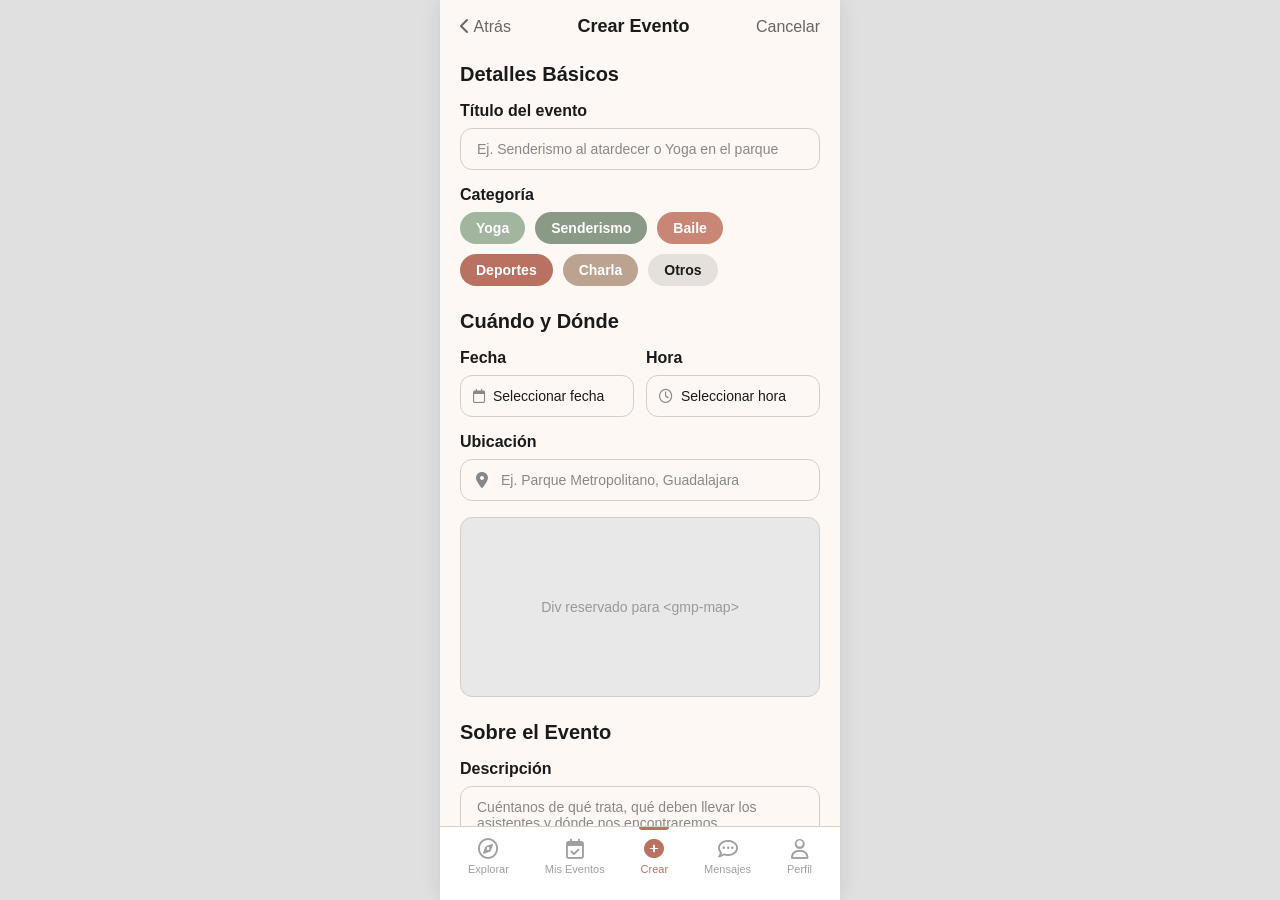
<file: crearEvento.html>
<!DOCTYPE html>
<html lang="es">
<head>
    <meta charset="UTF-8">
    <meta name="viewport" content="width=device-width, initial-scale=1.0, maximum-scale=1.0, user-scalable=no">
    <title>Crear Evento - VToConnect</title>
    <!-- Usamos FontAwesome para los íconos de la interfaz (fechas, flechas, etc.) en lugar de emojis -->
    <link rel="stylesheet" href="https://cdnjs.cloudflare.com/ajax/libs/font-awesome/6.4.0/css/all.min.css">
    
    <link rel="stylesheet" href="global.css">
    <link rel="stylesheet" href="navbar.css">
    <link rel="stylesheet" href="crear-evento.css">
</head>
<body>

    <div class="mobile-app-container">
        
        <!-- Header Fijo Superior -->
        <header class="app-header">
            <button class="header-btn"><i class="fa-solid fa-chevron-left"></i> Atrás</button>
            <h1 class="header-title">Crear Evento</h1>
            <button class="header-btn">Cancelar</button>
        </header>

        <!-- Zona Interactiva de Scroll -->
        <main class="scrollable-content">
            
            <!-- Sección 1: Detalles Básicos -->
            <div class="section-block">
                <h2 class="section-title">Detalles Básicos</h2>
                
                <div class="form-group">
                    <label class="form-label">Título del evento</label>
                    <input type="text" class="input-field" placeholder="Ej. Senderismo al atardecer o Yoga en el parque">
                </div>

                <div class="form-group">
                    <label class="form-label">Categoría</label>
                    <div class="categories-grid">
                        <button class="pill pill-yoga">Yoga</button>
                        <button class="pill pill-senderismo">Senderismo</button>
                        <button class="pill pill-baile">Baile</button>
                        <button class="pill pill-deportes">Deportes</button>
                        <button class="pill pill-charla">Charla</button>
                        <button class="pill pill-otros">Otros</button>
                    </div>
                </div>
            </div>

            <!-- Sección 2: Cuándo y Dónde -->
            <div class="section-block">
                <h2 class="section-title">Cuándo y Dónde</h2>
                
                <div class="datetime-grid form-group">
                    <div>
                        <label class="form-label">Fecha</label>
                        <button class="btn-input">
                            <i class="fa-regular fa-calendar"></i> Seleccionar fecha
                        </button>
                    </div>
                    <div>
                        <label class="form-label">Hora</label>
                        <button class="btn-input">
                            <i class="fa-regular fa-clock"></i> Seleccionar hora
                        </button>
                    </div>
                </div>

                <div class="form-group">
                    <label class="form-label">Ubicación</label>
                    <div class="input-icon-wrapper">
                        <i class="fa-solid fa-location-dot"></i>
                        <input type="text" class="input-field" placeholder="Ej. Parque Metropolitano, Guadalajara">
                    </div>
                </div>
                
                <!-- Div preparado para el mapa -->
                <div class="map-placeholder" id="gmp-map-container">
                    <!-- Aquí incorporarás tu etiqueta <gmp-map> -->
                </div>
            </div>

            <!-- Sección 3: Sobre el Evento -->
            <div class="section-block">
                <h2 class="section-title">Sobre el Evento</h2>
                
                <div class="form-group">
                    <label class="form-label">Descripción</label>
                    <textarea class="input-field" placeholder="Cuéntanos de qué trata, qué deben llevar los asistentes y dónde nos encontraremos..."></textarea>
                </div>
                
                <div class="limit-row">
                    <span class="limit-label">Límite de asistentes</span>
                    <div class="counter-controls">
                        <button class="counter-btn">+</button>
                        <span class="counter-val">15</span>
                        <button class="counter-btn">-</button>
                    </div>
                </div>
                <p class="helper-text">Mantén el grupo pequeño para facilitar la convivencia</p>

                <!-- El scroll terminará mostrándo este botón integro -->
                <button class="publish-btn">Publicar Evento</button>
            </div>
            
        </main>

        <!-- Barra de navegación inferior (Proporcionada en el archivo txt) -->
        <nav class="bottom-nav">
            <a href="menuExplorar.html" class="nav-item">
                <i class="fa-regular fa-compass"></i>
                <span>Explorar</span>
            </a>
            <a href="menuRegistro.html" class="nav-item">
                <i class="fa-regular fa-calendar-check"></i>
                <span>Mis Eventos</span>
            </a>
            <!-- Cambié la clase active a "Crear" para coincidir con la pantalla -->
            <a href="crearEvento.html" class="nav-item active">
                <i class="fa-solid fa-circle-plus"></i>
                <span>Crear</span>
            </a>
            <a href="menuChat.html" class="nav-item">
                <i class="fa-regular fa-comment-dots"></i>
                <span>Mensajes</span>
            </a>
            <a href="menuPerfil.html" class="nav-item">
                <i class="fa-regular fa-user"></i>
                <span>Perfil</span>
            </a>
        </nav>

    </div>

</body>
</html>
</file>
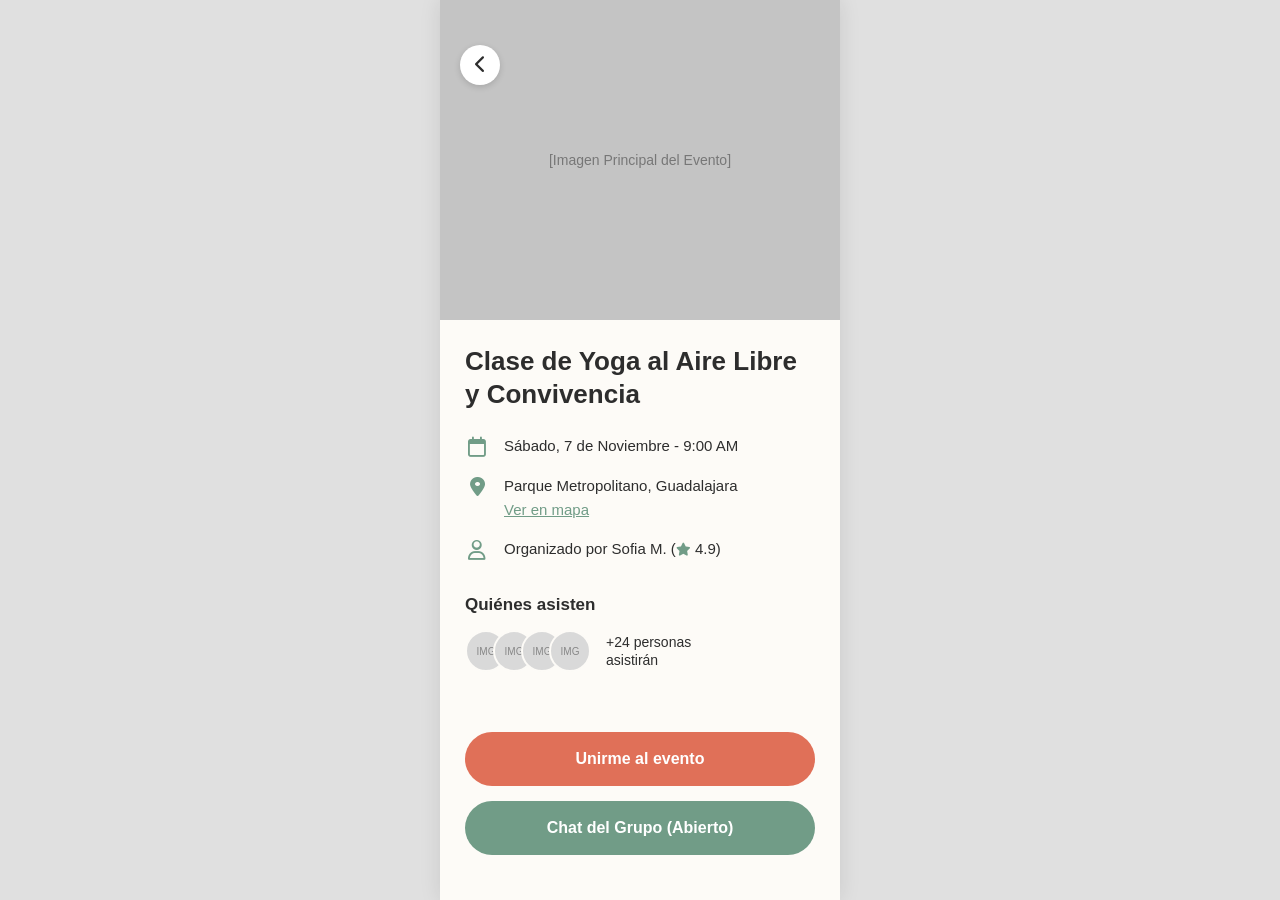
<file: habilitarRegistro.html>
<!DOCTYPE html>
<html lang="es">
<head>
    <meta charset="UTF-8">
    <meta name="viewport" content="width=device-width, initial-scale=1.0">
    <title>Detalle de Evento</title>
    <!-- FontAwesome para los íconos -->
    <link rel="stylesheet" href="https://cdnjs.cloudflare.com/ajax/libs/font-awesome/6.4.0/css/all.min.css">
    <link rel="stylesheet" href="global.css">
    <link rel="stylesheet" href="detalle-evento.css">
</head>
<body>

<div class="mobile-container">
    <!-- Botón circular de regreso -->
    <a href="#" class="back-button">
        <i class="fa-solid fa-chevron-left"></i>
    </a>

    <!-- Placeholder Imagen Superior -->
    <div class="hero-image-placeholder">
        [Imagen Principal del Evento]
    </div>

    <div class="content">
        <!-- Título -->
        <h1 class="title">Clase de Yoga al Aire Libre y Convivencia</h1>
        
        <!-- Detalles del Evento -->
        <div class="details-list">
            <div class="detail-item">
                <i class="fa-regular fa-calendar detail-icon"></i>
                <div class="detail-text">
                    Sábado, 7 de Noviembre - 9:00 AM
                </div>
            </div>
            
            <div class="detail-item">
                <i class="fa-solid fa-location-dot detail-icon"></i>
                <div class="detail-text">
                    Parque Metropolitano, Guadalajara<br>
                    <a href="#" class="link-map">Ver en mapa</a>
                </div>
            </div>
            
            <div class="detail-item">
                <i class="fa-regular fa-user detail-icon"></i>
                <div class="detail-text">
                    Organizado por Sofia M. (<i class="fa-solid fa-star rating-star"></i> 4.9)
                </div>
            </div>
        </div>

        <!-- Asistentes -->
        <div class="attendees-section">
            <h2 class="section-subtitle">Quiénes asisten</h2>
            <div class="attendees-row">
                <div class="avatars-container">
                    <div class="avatar-placeholder">IMG</div>
                    <div class="avatar-placeholder">IMG</div>
                    <div class="avatar-placeholder">IMG</div>
                    <div class="avatar-placeholder">IMG</div>
                </div>
                <div class="attendees-text">
                    +24 personas<br>asistirán
                </div>
            </div>
        </div>

        <!-- Botones Inferiores -->
        <div class="button-group">
            <a href="#" class="btn btn-primary">Unirme al evento</a>
            <a href="#" class="btn btn-secondary">Chat del Grupo (Abierto)</a>
        </div>
    </div>
</div>

</body>
</html>
</file>
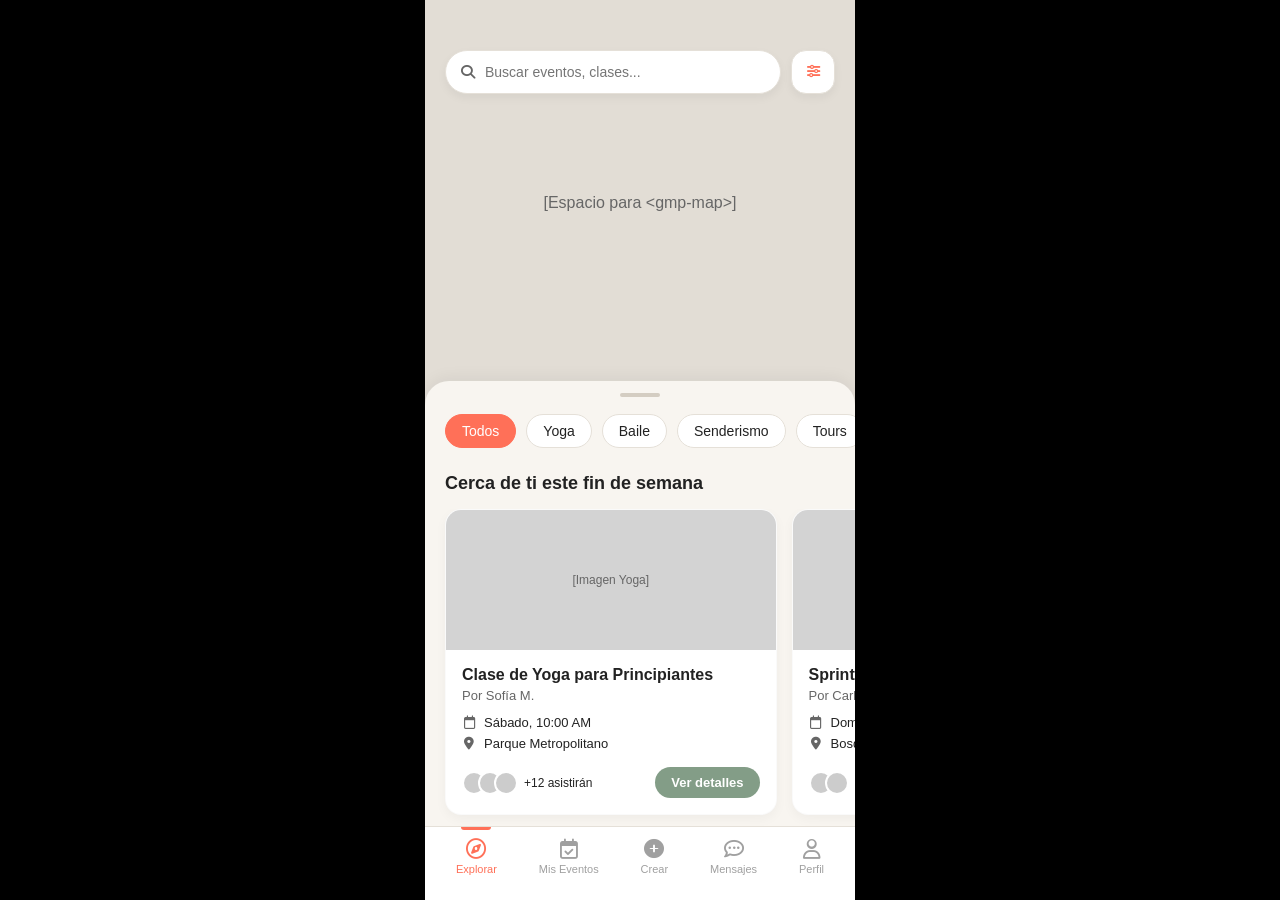
<file: menuExplorar.html>
<!DOCTYPE html>
<html lang="es">
<head>
    <meta charset="UTF-8">
    <meta name="viewport" content="width=device-width, initial-scale=1.0">
    <title>App Social de Eventos</title>
    <!-- Importando fuente similar a la de la imagen -->
    <link href="https://fonts.googleapis.com/css2?family=Inter:wght@400;500;600;700&display=swap" rel="stylesheet">
    <!-- Iconos de FontAwesome -->
    <link rel="stylesheet" href="https://cdnjs.cloudflare.com/ajax/libs/font-awesome/6.4.0/css/all.min.css">
    <link rel="stylesheet" href="global.css">
    <link rel="stylesheet" href="navbar.css">
    <link rel="stylesheet" href="explorar.css">
    <!-- Estilos específicos para el submenú de filtros -->
    <link rel="stylesheet" href="filtros.css">
</head>
<body>

    <div class="app-container">
        
        <!-- Buscador superior superpuesto al mapa -->
        <div class="top-search-bar">
            <div class="search-input-container">
                <i class="fa-solid fa-magnifying-glass"></i>
                <input type="text" placeholder="Buscar eventos, clases...">
            </div>
            <!-- Agregamos el ID para abrir los filtros -->
            <button class="filter-btn" id="openFiltersBtn">
                <i class="fa-solid fa-sliders"></i>
            </button>
        </div>

        <!-- Contenedor del Mapa (Div del tamaño adecuado para <gmp-map>) -->
        <div id="map-container" class="map-placeholder">
            <!-- Aquí irá tu etiqueta <gmp-map> -->
            <span>[Espacio para &lt;gmp-map&gt;]</span>
        </div>

        <!-- Panel de contenido inferior original -->
        <div class="bottom-sheet">
            <div class="drag-handle-container">
                <div class="drag-handle"></div>
            </div>

            <div class="sheet-content">
                <!-- Filtros / Categorías horizontales -->
                <div class="categories-scroll">
                    <div class="category-chip active">Todos</div>
                    <div class="category-chip">Yoga</div>
                    <div class="category-chip">Baile</div>
                    <div class="category-chip">Senderismo</div>
                    <div class="category-chip">Tours</div>
                </div>

                <!-- Título de sección -->
                <div class="section-header">
                    <h2 class="section-title">Cerca de ti este fin de semana</h2>
                </div>

                <!-- Scroll horizontal de eventos -->
                <div class="events-scroll">
                    
                    <!-- Tarjeta de Evento 1 -->
                    <div class="event-card">
                        <div class="card-img-placeholder">[Imagen Yoga]</div>
                        <div class="card-content">
                            <h3 class="card-title">Clase de Yoga para Principiantes</h3>
                            <p class="card-author">Por Sofía M.</p>
                            
                            <div class="card-details-row">
                                <i class="fa-regular fa-calendar"></i>
                                <span>Sábado, 10:00 AM</span>
                            </div>
                            <div class="card-details-row">
                                <i class="fa-solid fa-location-dot"></i>
                                <span>Parque Metropolitano</span>
                            </div>

                            <div class="card-footer">
                                <div class="attendees">
                                    <div class="avatar-group">
                                        <div class="avatar-placeholder"></div>
                                        <div class="avatar-placeholder"></div>
                                        <div class="avatar-placeholder"></div>
                                    </div>
                                    <span class="attendees-count">+12 asistirán</span>
                                </div>
                                <button class="btn-details">Ver detalles</button>
                            </div>
                        </div>
                    </div>

                    <!-- Tarjeta de Evento 2 (Para demostrar el scroll) -->
                    <div class="event-card">
                        <div class="card-img-placeholder">[Imagen Sprint/Running]</div>
                        <div class="card-content">
                            <h3 class="card-title">Sprint en grupo & Running</h3>
                            <p class="card-author">Por Carlos D.</p>
                            
                            <div class="card-details-row">
                                <i class="fa-regular fa-calendar"></i>
                                <span>Domingo, 8:00 AM</span>
                            </div>
                            <div class="card-details-row">
                                <i class="fa-solid fa-location-dot"></i>
                                <span>Bosque Los Colomos</span>
                            </div>

                            <div class="card-footer">
                                <div class="attendees">
                                    <div class="avatar-group">
                                        <div class="avatar-placeholder"></div>
                                        <div class="avatar-placeholder"></div>
                                    </div>
                                    <span class="attendees-count">+5 asistirán</span>
                                </div>
                                <button class="btn-details">Ver detalles</button>
                            </div>
                        </div>
                    </div>

                </div>
            </div>
        </div>

        <!-- Overlay oscuro y menú deslizable de FILTROS (Agregado) -->
        <!-- Se le cambió la clase interna a 'filter-bottom-sheet' para no chocar con tu '.bottom-sheet' -->
        <div class="bottom-sheet-overlay" id="filterOverlay">
            <div class="filter-bottom-sheet" id="filterSheet">
                
                <div class="filter-sheet-header">
                    <h2>Filtros de búsqueda</h2>
                    <button class="close-btn" id="closeFiltersBtn">
                        <svg width="20" height="20" viewBox="0 0 24 24" fill="none" stroke="currentColor" stroke-width="2">
                            <line x1="18" y1="6" x2="6" y2="18"></line>
                            <line x1="6" y1="6" x2="18" y2="18"></line>
                        </svg>
                    </button>
                </div>

                <div class="filter-section">
                    <div class="filter-section-header">
                        <h3>Cercanía (Distancia)</h3>
                        <button class="reset-btn" id="resetDistanceBtn">Restablecer</button>
                    </div>
                    <div class="slider-container">
                        <div class="slider-value-display" id="distanceDisplay">5 km</div>
                        <input type="range" min="1" max="16" value="5" class="custom-slider" id="distanceSlider">
                        <div class="slider-labels">
                            <span>1 km</span>
                            <span>15+ km</span>
                        </div>
                    </div>
                </div>

                <div class="filter-section">
                    <h3>Número de personas</h3>
                    <div class="pill-group" id="peopleGroup">
                        <button class="pill-btn active" data-value="individual">Individual</button>
                        <button class="pill-btn" data-value="2-5">2-5 personas</button>
                        <button class="pill-btn" data-value="6-10">6-10 personas</button>
                        <button class="pill-btn" data-value="10+">Grupos grandes (10+)</button>
                    </div>
                </div>

                <div class="filter-section">
                    <h3>Fecha y hora</h3>
                    <div class="pill-group" id="dateGroup">
                        <button class="pill-btn" data-value="hoy">Hoy</button>
                        <button class="pill-btn" data-value="fin-semana">Este fin de semana</button>
                        <button class="pill-btn" data-value="proxima-semana">Próxima semana</button>
                    </div>
                </div>

                <div class="filter-section">
                    <h3>Precio</h3>
                    <div class="pill-group" id="priceGroup">
                        <button class="pill-btn active" data-value="gratis">Gratis</button>
                        <button class="pill-btn" data-value="bajo">$ (Bajo)</button>
                        <button class="pill-btn" data-value="medio">$$ (Medio)</button>
                        <button class="pill-btn" data-value="alto">$$$ (Alto)</button>
                    </div>
                </div>

                <div class="filter-section">
                    <h3>Categoría de actividad</h3>
                    <div class="pill-group" id="categoryGroup">
                        <button class="pill-btn active" data-value="yoga">Yoga</button>
                        <button class="pill-btn" data-value="baile">Baile</button>
                        <button class="pill-btn" data-value="deportes">Deportes</button>
                        <button class="pill-btn" data-value="aire-libre">Aire libre</button>
                    </div>
                </div>

                <div class="action-buttons">
                    <button class="apply-btn" id="applyFiltersBtn">Aplicar filtros</button>
                    <button class="show-results-btn" id="showResultsBtn">Mostrar resultados</button>
                </div>
                
            </div>
        </div>

        <!-- Barra de navegación inferior -->
        <nav class="bottom-nav">
            <a href="menuExplorar.html" class="nav-item active">
                <i class="fa-regular fa-compass"></i>
                <span>Explorar</span>
            </a>
            <a href="menuRegistro.html" class="nav-item">
                <i class="fa-regular fa-calendar-check"></i>
                <span>Mis Eventos</span>
            </a>
            <a href="crearEvento.html" class="nav-item">
                <i class="fa-solid fa-circle-plus"></i>
                <span>Crear</span>
            </a>
            <a href="menuChat.html" class="nav-item">
                <i class="fa-regular fa-comment-dots"></i>
                <span>Mensajes</span>
            </a>
            <a href="menuPerfil.html" class="nav-item">
                <i class="fa-regular fa-user"></i>
                <span>Perfil</span>
            </a>
        </nav>

    </div>

    <!-- Script de lógica de filtros -->
    <script>
        // Elementos del DOM
        const openBtn = document.getElementById('openFiltersBtn');
        const closeBtn = document.getElementById('closeFiltersBtn');
        const overlay = document.getElementById('filterOverlay');
        const sheet = document.getElementById('filterSheet');
        const applyBtn = document.getElementById('applyFiltersBtn');
        
        // Elementos del Slider
        const slider = document.getElementById('distanceSlider');
        const distanceDisplay = document.getElementById('distanceDisplay');
        const resetBtn = document.getElementById('resetDistanceBtn');
        
        // Elementos de los botones píldora
        const allPills = document.querySelectorAll('.pill-btn');

        // Lógica para abrir/cerrar el menú deslizable
        function openSheet() {
            overlay.classList.add('active');
            setTimeout(() => sheet.classList.add('active'), 10);
        }

        function closeSheet() {
            sheet.classList.remove('active');
            setTimeout(() => overlay.classList.remove('active'), 300);
        }

        if(openBtn) openBtn.addEventListener('click', openSheet);
        if(closeBtn) closeBtn.addEventListener('click', closeSheet);
        if(applyBtn) applyBtn.addEventListener('click', closeSheet); 
        if(overlay) {
            overlay.addEventListener('click', (e) => {
                if(e.target === overlay) closeSheet();
            });
        }

        // Lógica del Slider de Distancia
        function updateSliderDisplay() {
            if(!slider) return;
            const val = slider.value;
            const text = val > 15 ? '15+ km' : val + ' km';
            distanceDisplay.textContent = text;
            
            // Calcular posición para el texto sobre la barra
            const percent = (val - slider.min) / (slider.max - slider.min);
            const thumbWidth = 24; 
            const sliderWidth = slider.offsetWidth;
            const offset = percent * (sliderWidth - thumbWidth) + (thumbWidth / 2);
            
            // Actualizar variable CSS para el color de la barra (progreso)
            slider.style.setProperty('--value', `${percent * 100}%`);
            
            // Posicionar el texto directamente sobre el control
            distanceDisplay.style.left = `${offset}px`;
        }

        if(slider) {
            slider.addEventListener('input', updateSliderDisplay);
            window.addEventListener('resize', updateSliderDisplay);
            setTimeout(updateSliderDisplay, 100);
        }

        // Lógica de los botones de selección (Píldoras)
        allPills.forEach(pill => {
            pill.addEventListener('click', function() {
                this.classList.toggle('active');
            });
        });

        // Botón Restablecer Distancia
        if(resetBtn) {
            resetBtn.addEventListener('click', () => {
                slider.value = 5;
                updateSliderDisplay();
            });
        }
    </script>
</body>
</html>
</file>
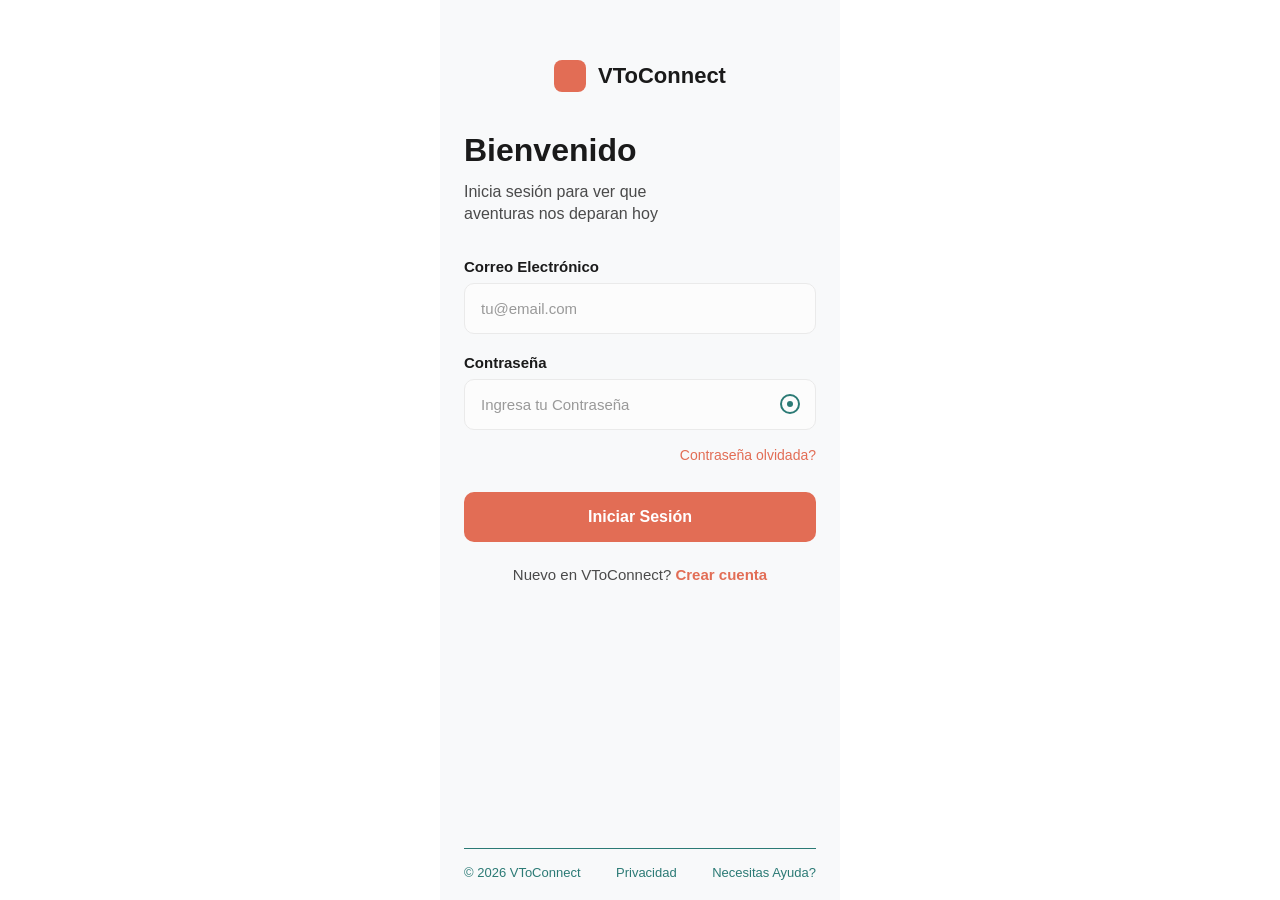
<file: menuLogin.html>
<!DOCTYPE html>
<html lang="es">
<head>
    <meta charset="UTF-8">
    <meta name="viewport" content="width=device-width, initial-scale=1.0">
    <title>VToConnect - Iniciar Sesión</title>
    <link rel="stylesheet" href="global.css">
    <link rel="stylesheet" href="login.css">
</head>
<body>

    <div class="mobile-screen">
        
        <!-- Header / Logo -->
        <div class="header">
            <div class="logo-placeholder"></div>
            <h1>VToConnect</h1>
        </div>

        <!-- Textos de Bienvenida -->
        <div class="welcome-section">
            <h2>Bienvenido</h2>
            <p>Inicia sesión para ver que<br>aventuras nos deparan hoy</p>
        </div>

        <!-- Formulario -->
        <form class="login-form" id="loginForm">
            <div class="input-group">
                <label for="email">Correo Electrónico</label>
                <div class="input-wrapper">
                    <input type="email" id="email" placeholder="tu@email.com">
                </div>
            </div>

            <div class="input-group">
                <label for="password">Contraseña</label>
                <div class="input-wrapper">
                    <input type="password" id="password" placeholder="Ingresa tu Contraseña" style="padding-right: 48px;">
                    <!-- Placeholder de ícono generado con CSS -->
                    <div class="icon-placeholder" id="togglePassword" style="cursor: pointer;"></div>
                </div>
            </div>

            <div class="forgot-password">
                <a href="#">Contraseña olvidada?</a>
            </div>

            <!-- Mensaje de error (solo aparece si fallan los datos) -->
            <p id="error-message" style="color: #D95D39; font-size: 14px; text-align: center; margin-bottom: 10px; display: none;"></p>

            <button type="button" class="login-btn" id="loginBtn">Iniciar Sesión</button>
        </form>

        <div class="signup-prompt">
            Nuevo en VToConnect? <a href="#">Crear cuenta</a>
        </div>

        <!-- Footer -->
        <div class="footer">
            <span>© 2026 VToConnect</span>
            <a href="#">Privacidad</a>
            <a href="#">Necesitas Ayuda?</a>
        </div>

    </div>

    <script>
        // Si trabajas solo en tu PC sin túnel, puedes usar 'http://localhost:3000/api'
        const API_URL = 'https://kffv9qcs-3000.use.devtunnels.ms/api';

        const loginBtn = document.getElementById('loginBtn');
        const emailInput = document.getElementById('email');
        const passwordInput = document.getElementById('password');
        const errorMsg = document.getElementById('error-message');
        const togglePassword = document.getElementById('togglePassword');

        // Extra: Permite mostrar/ocultar la contraseña al tocar el ícono del ojo
        togglePassword.addEventListener('click', () => {
            const esPassword = passwordInput.type === 'password';
            passwordInput.type = esPassword ? 'text' : 'password';
        });

        async function iniciarSesion() {
            const email = emailInput.value.trim();
            const password = passwordInput.value;

            errorMsg.style.display = 'none';

            if (!email || !password) {
                mostrarError('Por favor ingresa tu correo y contraseña.');
                return;
            }

            try {
                loginBtn.disabled = true;
                loginBtn.textContent = 'Verificando...';

                const response = await fetch(`${API_URL}/login`, {
                    method: 'POST',
                    headers: { 'Content-Type': 'application/json' },
                    body: JSON.stringify({ email, password })
                });

                const data = await response.json();

                if (!response.ok) {
                    mostrarError(data.error || 'Correo o contraseña incorrectos.');
                    return;
                }

                // Guarda los datos del usuario en el navegador para usarlos en Perfil y Eventos
                localStorage.setItem('usuario', JSON.stringify(data.user));

                // Cambia 'explorar.html' por el nombre exacto de tu siguiente archivo HTML
                window.location.href = 'explorar.html';

            } catch (error) {
                mostrarError('No se pudo conectar con el servidor. Verifica que node server.js esté activo.');
            } finally {
                loginBtn.disabled = false;
                loginBtn.textContent = 'Iniciar Sesión';
            }
        }

        function mostrarError(texto) {
            errorMsg.textContent = texto;
            errorMsg.style.display = 'block';
        }

        // Ejecutar al hacer clic en el botón o presionar Enter
        loginBtn.addEventListener('click', iniciarSesion);
        passwordInput.addEventListener('keypress', (e) => {
            if (e.key === 'Enter') iniciarSesion();
        });
    </script>

</body>
</html>
</file>
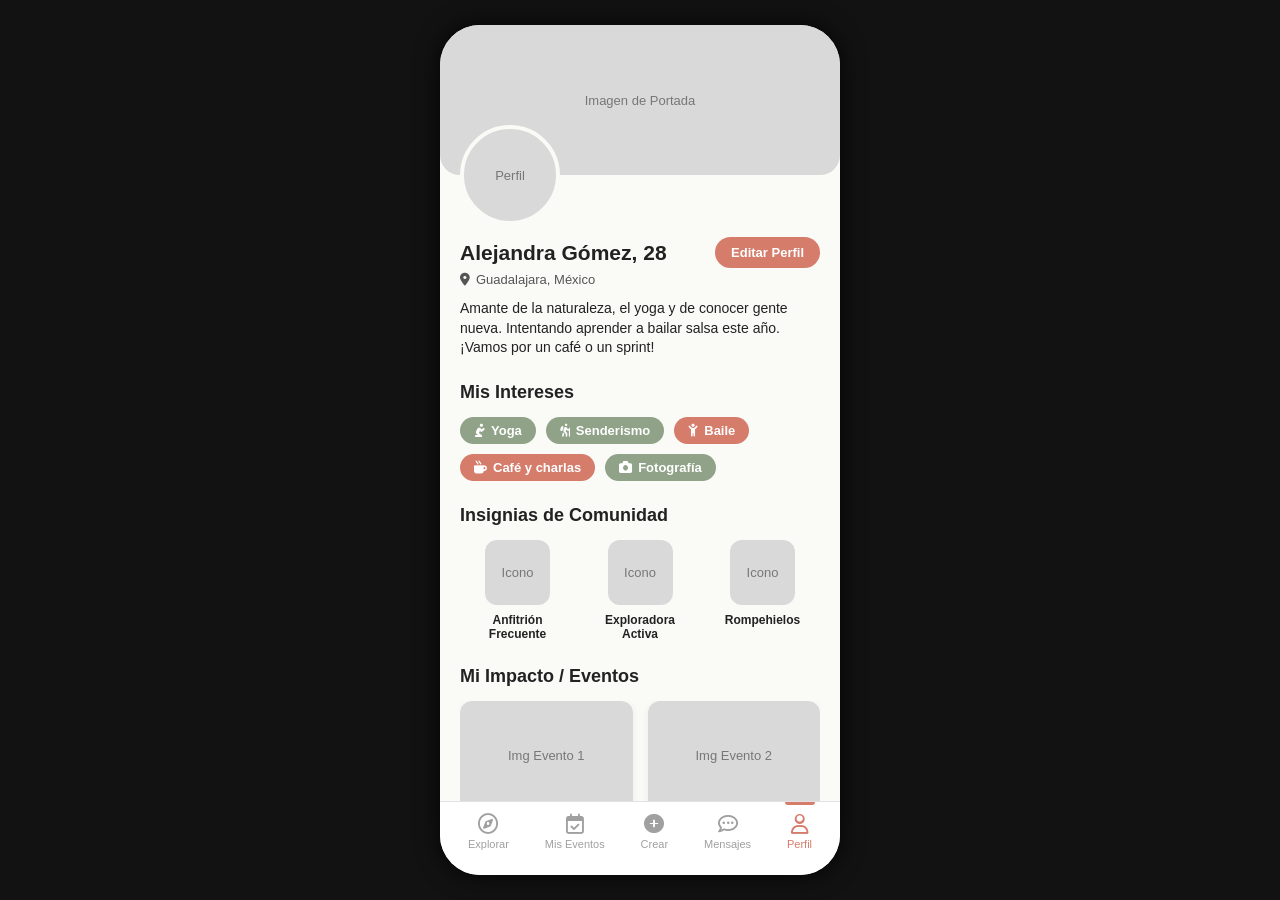
<file: menuPerfil.html>
<!DOCTYPE html>
<html lang="es">
<head>
    <meta charset="UTF-8">
    <meta name="viewport" content="width=device-width, initial-scale=1.0">
    <title>Perfil de Usuario</title>
    <!-- CDN para los íconos -->
    <link rel="stylesheet" href="https://cdnjs.cloudflare.com/ajax/libs/font-awesome/6.4.0/css/all.min.css">
    <link rel="stylesheet" href="global.css">
    <link rel="stylesheet" href="navbar.css">
    <link rel="stylesheet" href="perfil.css">
</head>
<body>
    <!-- Contenedor principal que simula la pantalla del móvil -->
    <div class="mobile-frame">
        
        <!-- Área scrolleable -->
        <main class="scroll-area">
            
            <!-- Portada -->
            <div class="cover-placeholder placeholder">Imagen de Portada</div>
            
            <div class="content-padding">
                <!-- Foto de perfil -->
                <div class="profile-pic-placeholder placeholder">Perfil</div>
                
                <!-- Información Principal -->
                <div class="header-row">
                    <h1 class="name">Alejandra Gómez, 28</h1>
                    <button class="btn-edit">Editar Perfil</button>
                </div>
                <div class="location">
                    <i class="fa-solid fa-location-dot"></i> Guadalajara, México
                </div>
                <p class="bio">
                    Amante de la naturaleza, el yoga y de conocer gente nueva. Intentando aprender a bailar salsa este año. ¡Vamos por un café o un sprint!
                </p>
                
                <!-- Intereses -->
                <h2 class="section-title">Mis Intereses</h2>
                <div class="tags-container">
                    <span class="tag green"><i class="fa-solid fa-person-praying"></i> Yoga</span>
                    <span class="tag green"><i class="fa-solid fa-person-hiking"></i> Senderismo</span>
                    <span class="tag coral"><i class="fa-solid fa-child-reaching"></i> Baile</span>
                    <span class="tag coral"><i class="fa-solid fa-mug-hot"></i> Café y charlas</span>
                    <span class="tag green"><i class="fa-solid fa-camera"></i> Fotografía</span>
                </div>

                <!-- Insignias -->
                <h2 class="section-title">Insignias de Comunidad</h2>
                <div class="badges-container">
                    <div class="badge">
                        <div class="badge-icon-placeholder placeholder">Icono</div>
                        <span class="badge-text">Anfitrión<br>Frecuente</span>
                    </div>
                    <div class="badge">
                        <div class="badge-icon-placeholder placeholder">Icono</div>
                        <span class="badge-text">Exploradora<br>Activa</span>
                    </div>
                    <div class="badge">
                        <div class="badge-icon-placeholder placeholder">Icono</div>
                        <span class="badge-text">Rompehielos</span>
                    </div>
                </div>

                <!-- Mi Impacto / Eventos -->
                <h2 class="section-title">Mi Impacto / Eventos</h2>
                <div class="events-container">
                    <div class="event-card">
                        <div class="event-img-placeholder placeholder">Img Evento 1</div>
                        <div class="event-info">Senderismo en la Primavera</div>
                    </div>
                    <div class="event-card">
                        <div class="event-img-placeholder placeholder">Img Evento 2</div>
                        <div class="event-info">Clase de Salsa para Principiantes</div>
                    </div>
                </div>

                <!-- Botones de Acción (Configuración y Salir) -->
                <div class="extra-actions">
                    <button class="btn-settings"><i class="fa-solid fa-gear"></i> Configuración</button>
                    <button class="btn-logout"><i class="fa-solid fa-right-from-bracket"></i> Cerrar Sesión</button>
                </div>
            </div>
        </main>

        <!-- Barra de navegación inferior -->
        <nav class="bottom-nav">
            <a href="menuExplorar.html" class="nav-item">
                <i class="fa-regular fa-compass"></i>
                <span>Explorar</span>
            </a>
            <a href="menuRegistro.html" class="nav-item">
                <i class="fa-regular fa-calendar-check"></i>
                <span>Mis Eventos</span>
            </a>
            <a href="crearEvento.html" class="nav-item">
                <i class="fa-solid fa-circle-plus"></i>
                <span>Crear</span>
            </a>
            <a href="menuChat.html" class="nav-item">
                <i class="fa-regular fa-comment-dots"></i>
                <span>Mensajes</span>
            </a>
            <!-- Perfil se marca activo -->
            <a href="menuPerfil.html" class="nav-item active">
                <i class="fa-regular fa-user"></i>
                <span>Perfil</span>
            </a>
        </nav>
    </div>
</body>
</html>
</file>
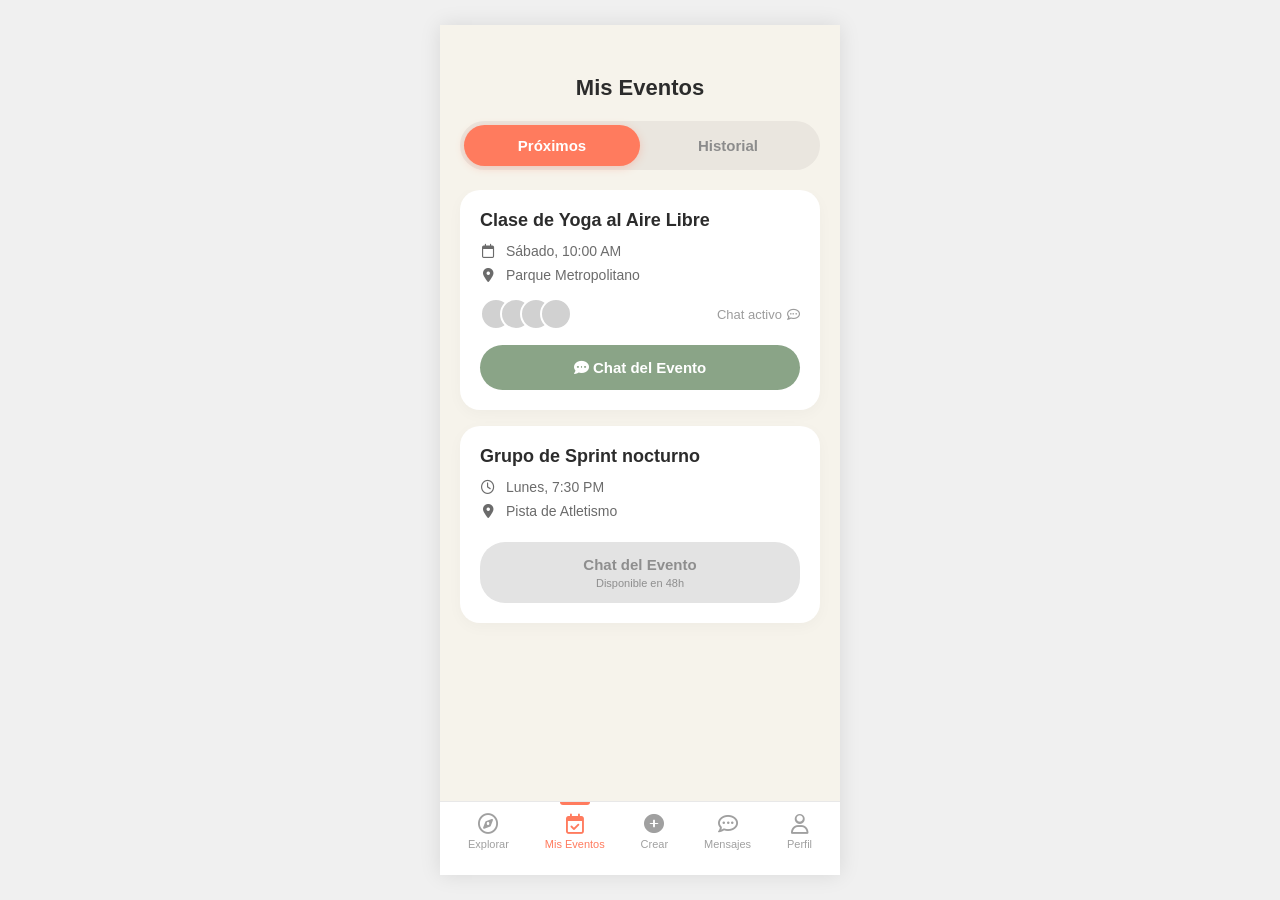
<file: menuRegistro.html>
<!DOCTYPE html>
<html lang="es">
<head>
    <meta charset="UTF-8">
    <meta name="viewport" content="width=device-width, initial-scale=1.0">
    <title>Mis Eventos</title>
    <!-- Font Awesome para los iconos -->
    <link rel="stylesheet" href="https://cdnjs.cloudflare.com/ajax/libs/font-awesome/6.4.0/css/all.min.css">
    <link rel="stylesheet" href="global.css">
    <link rel="stylesheet" href="navbar.css">
    <link rel="stylesheet" href="mis-eventos.css">
</head>
<body>

    <div class="mobile-app">
        <!-- Cabecera -->
        <header class="header">
            <h1>Mis Eventos</h1>
        </header>

        <!-- Pestañas Interactivas -->
        <div class="tabs-container">
            <div class="tabs">
                <button class="tab-btn active" id="btn-proximos" onclick="switchTab('proximos')">Próximos</button>
                <button class="tab-btn" id="btn-historial" onclick="switchTab('historial')">Historial</button>
            </div>
        </div>

        <!-- Área de Contenido -->
        <div class="content-area">
            
            <!-- Vista: Próximos Eventos -->
            <div id="view-proximos" class="view active-view">
                
                <!-- Tarjeta 1 -->
                <div class="event-card">
                    <h2 class="event-title">Clase de Yoga al Aire Libre</h2>
                    <div class="event-detail">
                        <i class="fa-regular fa-calendar"></i>
                        <span>Sábado, 10:00 AM</span>
                    </div>
                    <div class="event-detail">
                        <i class="fa-solid fa-location-dot"></i>
                        <span>Parque Metropolitano</span>
                    </div>
                    
                    <div class="card-footer-info">
                        <div class="attendees">
                            <!-- Placeholders para imágenes de usuarios -->
                            <div class="attendee-pic"></div>
                            <div class="attendee-pic"></div>
                            <div class="attendee-pic"></div>
                            <div class="attendee-pic"></div>
                        </div>
                        <div class="chat-status">
                            Chat activo <i class="fa-regular fa-comment-dots"></i>
                        </div>
                    </div>

                    <button class="card-btn btn-active-chat">
                        <div><i class="fa-solid fa-comment-dots"></i> Chat del Evento</div>
                    </button>
                </div>

                <!-- Tarjeta 2 -->
                <div class="event-card">
                    <h2 class="event-title">Grupo de Sprint nocturno</h2>
                    <div class="event-detail">
                        <i class="fa-regular fa-clock"></i>
                        <span>Lunes, 7:30 PM</span>
                    </div>
                    <div class="event-detail">
                        <i class="fa-solid fa-location-dot"></i>
                        <span>Pista de Atletismo</span>
                    </div>
                    
                    <!-- Espaciador para igualar la altura de diseño -->
                    <div style="height: 15px;"></div> 

                    <button class="card-btn btn-disabled-chat">
                        <div>Chat del Evento</div>
                        <span>Disponible en 48h</span>
                    </button>
                </div>

            </div>

            <!-- Vista: Historial (Mensaje de estado vacío) -->
            <div id="view-historial" class="view">
                <div class="empty-state">
                    <i class="fa-solid fa-folder-open"></i>
                    <p>Aún no tienes eventos pasados.</p>
                </div>
            </div>

        </div>

        <!-- Barra de navegación inferior (TU HTML) -->
        <nav class="bottom-nav">
            <a href="menuExplorar.html" class="nav-item">
                <i class="fa-regular fa-compass"></i>
                <span>Explorar</span>
            </a>
            <!-- Se movió la clase "active" a esta sección -->
            <a href="menuRegistro.html" class="nav-item active">
                <i class="fa-regular fa-calendar-check"></i>
                <span>Mis Eventos</span>
            </a>
            <a href="crearEvento.html" class="nav-item">
                <i class="fa-solid fa-circle-plus"></i>
                <span>Crear</span>
            </a>
            <a href="menuChat.html" class="nav-item">
                <i class="fa-regular fa-comment-dots"></i>
                <span>Mensajes</span>
            </a>
            <a href="menuPerfil.html" class="nav-item">
                <i class="fa-regular fa-user"></i>
                <span>Perfil</span>
            </a>
        </nav>
    </div>

    <!-- Script de Reactividad -->
    <script>
        function switchTab(tabName) {
            // Obtener botones y vistas
            const btnProximos = document.getElementById('btn-proximos');
            const btnHistorial = document.getElementById('btn-historial');
            const viewProximos = document.getElementById('view-proximos');
            const viewHistorial = document.getElementById('view-historial');

            // Reiniciar clases
            btnProximos.classList.remove('active');
            btnHistorial.classList.remove('active');
            viewProximos.classList.remove('active-view');
            viewHistorial.classList.remove('active-view');

            // Aplicar clases según la pestaña seleccionada
            if(tabName === 'proximos') {
                btnProximos.classList.add('active');
                viewProximos.classList.add('active-view');
            } else if (tabName === 'historial') {
                btnHistorial.classList.add('active');
                viewHistorial.classList.add('active-view');
            }
        }
    </script>
</body>
</html>
</file>
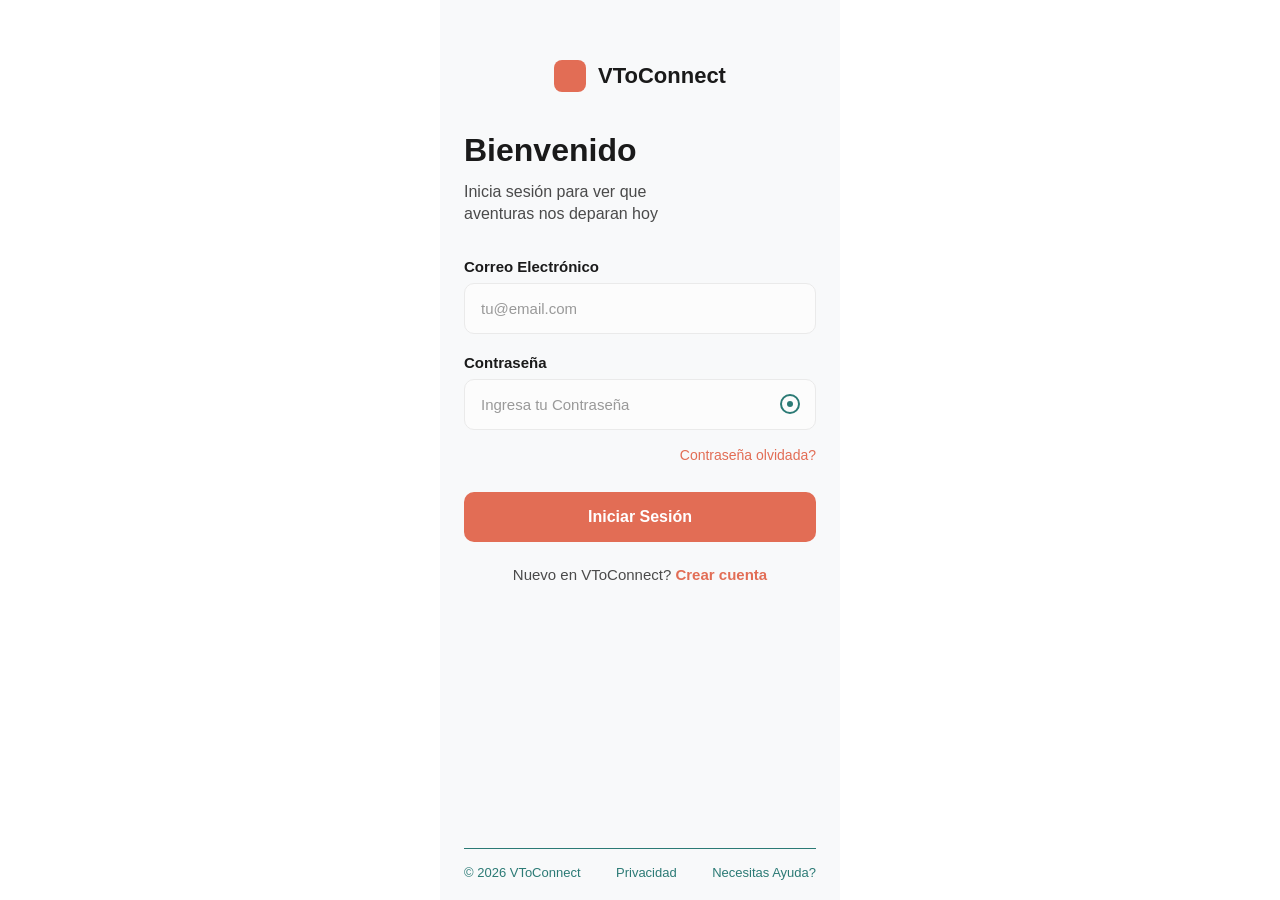
<file: src/pages/chat/menuChat.html>
<!DOCTYPE html>
<html lang="es">
<head>
    <meta charset="UTF-8">
    <meta name="viewport" content="width=device-width, initial-scale=1.0">
    <title>VToConnect-Web - Chat del Evento</title>
    <!-- Font Awesome para los iconos -->
    <link rel="stylesheet" href="https://cdnjs.cloudflare.com/ajax/libs/font-awesome/6.4.0/css/all.min.css">
    <link rel="stylesheet" href="../../styles/global.css">
    <link rel="stylesheet" href="../../components/navbar/navbar.css">
    <link rel="stylesheet" href="../../styles/chat.css">
</head>
<body>

    <div class="mobile-app">
        <!-- Cabecera del Chat -->
        <header class="chat-header">
            <div class="header-left">
                <button type="button" class="back-btn" id="btnBackChat"><i class="fa-solid fa-chevron-left"></i></button>
                <div class="group-pic-placeholder" id="groupPicContainer"></div>
                <div class="group-info" id="groupInfoClick" style="cursor:pointer;">
                    <span class="group-title" id="groupTitle">Cargando chat...</span>
                    <span class="group-members" id="groupMembers">...</span>
                </div>
            </div>
            <button type="button" class="options-btn" id="btnEventDetail"><i class="fa-solid fa-circle-info"></i></button>
        </header>

        <!-- Área de Mensajes -->
        <main class="chat-messages" id="chat-box">
            <p style="text-align:center; color:#777; margin-top:20px;">Cargando conversación...</p>
        </main>

        <!-- Barra de Entrada -->
        <footer class="chat-input-area">
            <button type="button" class="icon-btn"><i class="fa-solid fa-paperclip"></i></button>
            <div class="input-wrapper">
                <input type="text" class="chat-input" placeholder="Escribe un mensaje..." id="msg-input">
            </div>
            <button type="button" class="send-btn" id="btnSendMsg"><i class="fa-solid fa-paper-plane"></i></button>
        </footer>

        <!-- Barra de navegación inferior -->
        <nav class="bottom-nav">
            <a href="../../pages/explorar/menuExplorar.html" class="nav-item">
                <i class="fa-regular fa-compass"></i>
                <span>Explorar</span>
            </a>
            <a href="../../pages/mis-eventos/misEventos.html" class="nav-item">
                <i class="fa-regular fa-calendar-check"></i>
                <span>Mis Eventos</span>
            </a>
            <a href="../../pages/crear-evento/crearEvento.html" class="nav-item">
                <i class="fa-solid fa-circle-plus"></i>
                <span>Crear</span>
            </a>
            <a href="../../pages/chat/menuChat.html" class="nav-item active">
                <i class="fa-regular fa-comment-dots"></i>
                <span>Mensajes</span>
            </a>
            <a href="../../pages/perfil/menuPerfil.html" class="nav-item">
                <i class="fa-regular fa-user"></i>
                <span>Perfil</span>
            </a>
        </nav>
    </div>

    <script src="../../supabase/api.js"></script>
    <script>
        let eventoActual = null;
        let usuarioActual = null;
        let usarSupabaseMensajes = false;

        function formatearHoraChat(isoString) {
            const fecha = isoString ? new Date(isoString) : new Date();
            return fecha.toLocaleTimeString('es-MX', {
                hour: '2-digit',
                minute: '2-digit',
                hour12: true
            });
        }

        function escaparHTML(texto) {
            const div = document.createElement('div');
            div.textContent = texto;
            return div.innerHTML;
        }

        function renderizarMensajes(listaMensajes) {
            const chatBox = document.getElementById('chat-box');

            if (!listaMensajes || listaMensajes.length === 0) {
                chatBox.innerHTML = `
                    <div style="text-align:center; color:#888; padding: 30px 16px; font-size: 14px;">
                        Aún no hay mensajes en este grupo.<br>¡Sé el primero en saludar!
                    </div>
                `;
                return;
            }

            chatBox.innerHTML = listaMensajes.map(m => {
                const esMio = Number(m.sender_id) === Number(usuarioActual.id);
                const hora = formatearHoraChat(m.created_at);
                const textoSeguro = escaparHTML(m.content);

                if (esMio) {
                    return `
                        <div class="message-row message-sent">
                            <div class="message-content">
                                <div class="bubble">${textoSeguro}</div>
                                <span class="time">${hora}</span>
                            </div>
                        </div>
                    `;
                } else {
                    const nombreRemitente = m.users?.full_name || m.sender_name || 'Participante';
                    const avatarRemitente = m.users?.avatar_url || m.sender_avatar;
                    const avatarHTML = avatarRemitente
                        ? `<img src="${avatarRemitente}" alt="${nombreRemitente}" class="user-pic-placeholder" style="object-fit:cover;">`
                        : `<div class="user-pic-placeholder"></div>`;

                    return `
                        <div class="message-row message-received">
                            ${avatarHTML}
                            <div class="message-content">
                                <span class="sender-name">${escaparHTML(nombreRemitente)}</span>
                                <div class="bubble">${textoSeguro}</div>
                                <span class="time">${hora}</span>
                            </div>
                        </div>
                    `;
                }
            }).join('');

            chatBox.scrollTop = chatBox.scrollHeight;
        }

        function obtenerMensajesLocales(eventId) {
            const clave = `chat_evento_${eventId}`;
            return JSON.parse(localStorage.getItem(clave) || '[]');
        }

        function guardarMensajeLocal(eventId, mensajeObj) {
            const clave = `chat_evento_${eventId}`;
            const actuales = obtenerMensajesLocales(eventId);
            actuales.push(mensajeObj);
            localStorage.setItem(clave, JSON.stringify(actuales));
            return actuales;
        }

        async function sendMessage() {
            const inputField = document.getElementById('msg-input');
            const messageText = inputField.value.trim();

            if (!messageText || !eventoActual || !usuarioActual) return;

            inputField.value = '';

            if (usarSupabaseMensajes) {
                try {
                    await enviarMensajeChatAPI(eventoActual.id, usuarioActual.id, messageText);
                    const datos = await obtenerDatosChatEventoAPI(eventoActual.id, usuarioActual.id);
                    if (datos && Array.isArray(datos.mensajes)) {
                        renderizarMensajes(datos.mensajes);
                    }
                } catch (err) {
                    console.error(err);
                    alert('No se pudo enviar el mensaje.');
                }
            } else {
                const nuevos = guardarMensajeLocal(eventoActual.id, {
                    sender_id: usuarioActual.id,
                    sender_name: usuarioActual.full_name,
                    sender_avatar: usuarioActual.avatar_url,
                    content: messageText,
                    created_at: new Date().toISOString()
                });
                renderizarMensajes(nuevos);
            }
        }

        document.addEventListener('DOMContentLoaded', async () => {
            usuarioActual = JSON.parse(localStorage.getItem('usuario'));
            if (!usuarioActual) {
                window.location.href = '../login/menuLogin.html';
                return;
            }

            // Botón regresar
            document.getElementById('btnBackChat').addEventListener('click', () => {
                if (window.history.length > 1) {
                    window.history.back();
                } else {
                    window.location.href = '../mis-eventos/misEventos.html';
                }
            });

            const params = new URLSearchParams(window.location.search);
            const eventIdParam = params.get('eventId');

            try {
                const resultado = await obtenerDatosChatEventoAPI(eventIdParam, usuarioActual.id);

                if (!resultado || !resultado.evento) {
                    document.getElementById('groupTitle').textContent = 'Sin chats activos';
                    document.getElementById('groupMembers').textContent = 'Únete a un evento primero';
                    document.getElementById('chat-box').innerHTML = `
                        <div style="text-align:center; color:#777; padding: 40px 20px;">
                            Aún no perteneces a ningún grupo.<br><br>
                            <a href="../explorar/menuExplorar.html" style="color:#D95D39; font-weight:600; text-decoration:none;">Explorar eventos</a>
                        </div>
                    `;
                    document.getElementById('msg-input').disabled = true;
                    return;
                }

                eventoActual = resultado.evento;

                // Pintar cabecera del evento
                document.getElementById('groupTitle').textContent = eventoActual.title;
                const totalAsistentes = (Array.isArray(eventoActual.event_attendees) ? eventoActual.event_attendees.length : 0) + 1;
                document.getElementById('groupMembers').textContent = `${totalAsistentes} participantes`;

                if (eventoActual.cover_image_url) {
                    const picDiv = document.getElementById('groupPicContainer');
                    picDiv.innerHTML = `<img src="${eventoActual.cover_image_url}" alt="${eventoActual.title}" style="width:100%; height:100%; object-fit:cover; border-radius:50%;">`;
                }

                // Clic en la cabecera o botón info abre el detalle del evento
                const irADetalle = () => {
                    window.location.href = `../filtros/detalleEventos.html?id=${eventoActual.id}`;
                };
                document.getElementById('groupInfoClick').addEventListener('click', irADetalle);
                document.getElementById('btnEventDetail').addEventListener('click', irADetalle);

                // Bloquear input si el chat está cerrado
                if (!eventoActual.is_chat_open) {
                    const inputEl = document.getElementById('msg-input');
                    inputEl.disabled = true;
                    inputEl.placeholder = 'El chat de este evento está cerrado';
                }

                // Cargar mensajes desde Supabase o fallback local
                if (Array.isArray(resultado.mensajes)) {
                    usarSupabaseMensajes = true;
                    renderizarMensajes(resultado.mensajes);
                } else {
                    usarSupabaseMensajes = false;
                    renderizarMensajes(obtenerMensajesLocales(eventoActual.id));
                }

            } catch (error) {
                console.error('Error al cargar el chat:', error);
                document.getElementById('groupTitle').textContent = 'Error al cargar chat';
            }

            document.getElementById('btnSendMsg').addEventListener('click', sendMessage);
            document.getElementById('msg-input').addEventListener('keypress', (e) => {
                if (e.key === 'Enter') sendMessage();
            });
        });
    </script>
</body>
</html>
</file>
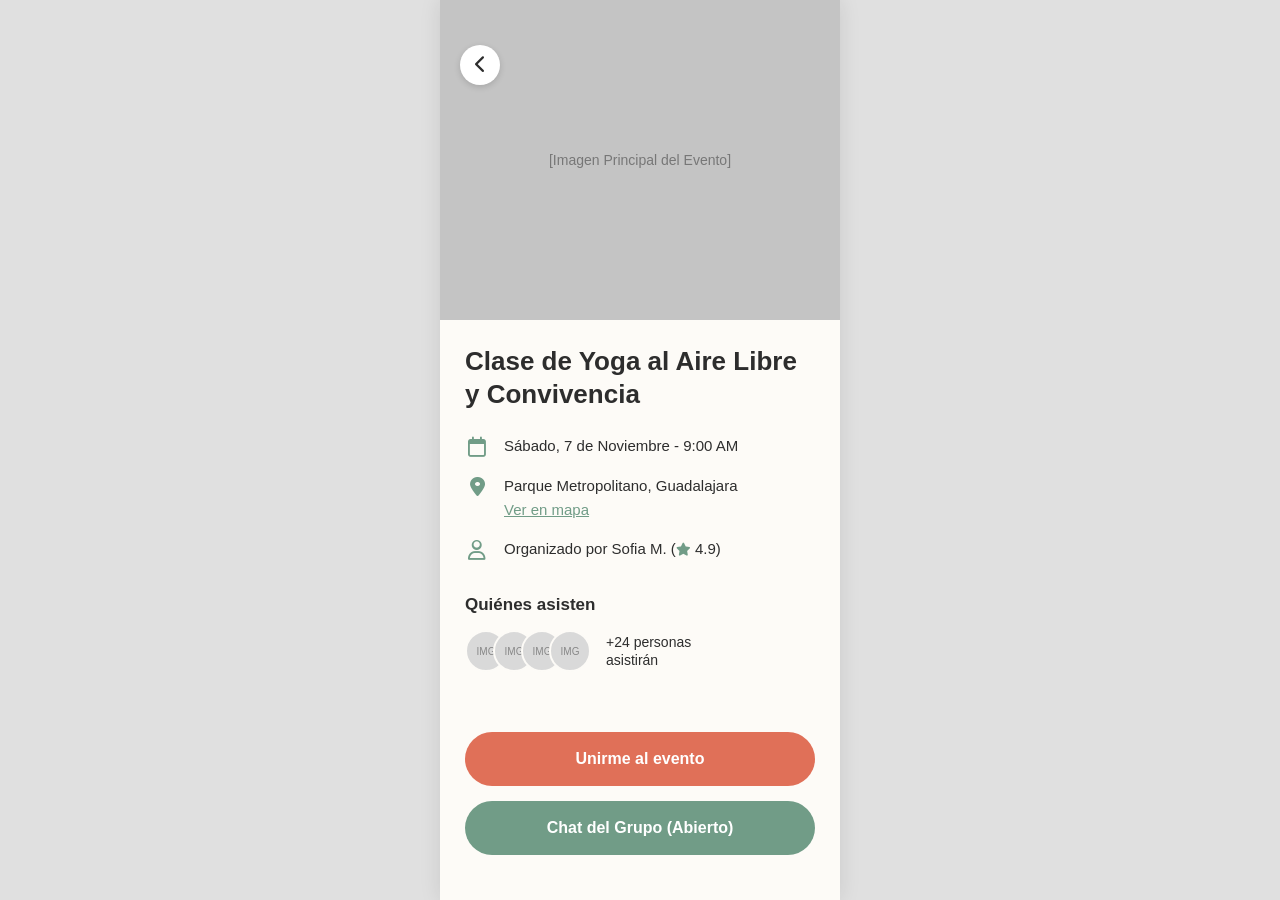
<file: src/pages/detalles/detalleEventos.html>
<!DOCTYPE html>
<html lang="es">
<head>
    <meta charset="UTF-8">
    <meta name="viewport" content="width=device-width, initial-scale=1.0">
    <title>VToConnect-Web</title>
    <!-- FontAwesome para los íconos -->
    <link rel="stylesheet" href="https://cdnjs.cloudflare.com/ajax/libs/font-awesome/6.4.0/css/all.min.css">
    <link rel="stylesheet" href="../../styles/global.css">
    <link rel="stylesheet" href="../../styles/detalle-evento.css">
</head>
<body>

<div class="mobile-container">
    <!-- Botón circular de regreso -->
    <a href="#" class="back-button">
        <i class="fa-solid fa-chevron-left"></i>
    </a>

    <!-- Placeholder Imagen Superior -->
    <div class="hero-image-placeholder">
        [Imagen Principal del Evento]
    </div>

    <div class="content">
        <!-- Título -->
        <h1 class="title">Clase de Yoga al Aire Libre y Convivencia</h1>
        
        <!-- Detalles del Evento -->
        <div class="details-list">
            <div class="detail-item">
                <i class="fa-regular fa-calendar detail-icon"></i>
                <div class="detail-text">
                    Sábado, 7 de Noviembre - 9:00 AM
                </div>
            </div>
            
            <div class="detail-item">
                <i class="fa-solid fa-location-dot detail-icon"></i>
                <div class="detail-text">
                    Parque Metropolitano, Guadalajara<br>
                    <a href="#" class="link-map">Ver en mapa</a>
                </div>
            </div>
            
            <div class="detail-item">
                <i class="fa-regular fa-user detail-icon"></i>
                <div class="detail-text">
                    Organizado por Sofia M. (<i class="fa-solid fa-star rating-star"></i> 4.9)
                </div>
            </div>
        </div>

        <!-- Asistentes -->
        <div class="attendees-section">
            <h2 class="section-subtitle">Quiénes asisten</h2>
            <div class="attendees-row">
                <div class="avatars-container">
                    <div class="avatar-placeholder">IMG</div>
                    <div class="avatar-placeholder">IMG</div>
                    <div class="avatar-placeholder">IMG</div>
                    <div class="avatar-placeholder">IMG</div>
                </div>
                <div class="attendees-text">
                    +24 personas<br>asistirán
                </div>
            </div>
        </div>

        <!-- Botones Inferiores -->
        <div class="button-group">
            <a href="#" class="btn btn-primary">Unirme al evento</a>
            <a href="#" class="btn btn-secondary">Chat del Grupo (Abierto)</a>
        </div>
    </div>
</div>

</body>
</html>
</file>
<file: global.css>
/* Base compartida de VToConnect */
:root {
    --bg-app: #FAFAF7;
    --white: #FFFFFF;
    --text-main: #222222;
    --text-muted: #555555;
    --primary-coral: #D67C6B;
    --tag-green: #90A288;
    --border-color: #E2E2E2;
    --placeholder-bg: #D9D9D9;
    --font-family: -apple-system, BlinkMacSystemFont, "Segoe UI", Roboto, Helvetica, Arial, sans-serif;
}

*, *::before, *::after {
    box-sizing: border-box;
}

* {
    margin: 0;
    padding: 0;
    font-family: var(--font-family);
}

body {
    min-height: 100vh;
}

.mobile-frame, .mobile-app-container, .mobile-container, .mobile-app, .mobile-screen, .app-container {
    width: 100%;
    max-width: 400px;
    margin-inline: auto;
    position: relative;
    overflow: hidden;
}
</file>
<file: navbar.css>
/* Navegación inferior compartida */
.bottom-nav {
    position: absolute;
    bottom: 0;
    width: 100%;
    background-color: var(--white);
    display: flex;
    justify-content: space-around;
    padding: 12px 10px 25px;
    border-top: 1px solid var(--border-color);
    z-index: 20;
}

.nav-item {
    display: flex;
    flex-direction: column;
    align-items: center;
    gap: 4px;
    color: #A0A0A0;
    text-decoration: none;
    font-size: 11px;
    font-weight: 500;
    position: relative;
}

.nav-item i { font-size: 20px; }
.nav-item.active { color: var(--primary-coral); }
.nav-item.active::before {
    content: '';
    position: absolute;
    top: -12px;
    width: 30px;
    height: 3px;
    background-color: var(--primary-coral);
    border-radius: 0 0 3px 3px;
}
</file>
<file: crear-evento.css>
:root {
            /* Variables de colores basadas en las imágenes */
            --bg-app: #FDF8F3;
            --text-main: #1A1A1A;
            --text-muted: #666666;
            --border-color: #D6CEC5;
            --white: #FFFFFF;
            
            /* Colores de Categorías y Botones */
            --primary-coral: #B97261; /* Para el botón principal y nav */
            --cat-yoga: #A2B59F;
            --cat-senderismo: #8A9A86;
            --cat-baile: #C98674;
            --cat-deportes: #B97261;
            --cat-charla: #BCA390;
            --cat-otros: #E5E0DA;
        }


        body {
            background-color: #E0E0E0; /* Fondo oscuro exterior para simular un móvil en escritorio */
            display: flex;
            justify-content: center;
            height: 100vh;
        }

        /* Contenedor principal que simula la pantalla del móvil */
        .mobile-app-container {
            width: 100%;
            max-width: 400px; /* Ancho típico de móvil */
            height: 100%;
            background-color: var(--bg-app);
            position: relative;
            display: flex;
            flex-direction: column;
            overflow: hidden;
            box-shadow: 0 0 20px rgba(0,0,0,0.1);
        }

        /* --- Cabecera Superior --- */
        .app-header {
            display: flex;
            justify-content: space-between;
            align-items: center;
            padding: 16px 20px;
            background-color: var(--bg-app);
            z-index: 10;
        }

        .header-btn {
            background: none;
            border: none;
            color: var(--text-muted);
            font-size: 16px;
            cursor: pointer;
        }

        .header-title {
            font-size: 18px;
            font-weight: 600;
            color: var(--text-main);
        }

        /* --- Área de Scroll Interactivo --- */
        .scrollable-content {
            flex: 1;
            overflow-y: auto;
            padding: 0 20px;
            padding-bottom: 90px; /* Espacio para que el scroll termine justo por encima de la navbar */
        }

        /* Secciones */
        .section-block {
            margin-bottom: 24px;
        }

        .section-title {
            font-size: 20px;
            font-weight: 700;
            margin-bottom: 16px;
            margin-top: 10px;
            color: var(--text-main);
        }

        .form-group {
            margin-bottom: 16px;
        }

        .form-label {
            display: block;
            font-size: 16px;
            font-weight: 600;
            margin-bottom: 8px;
            color: var(--text-main);
        }

        /* Inputs y Textareas */
        .input-field {
            width: 100%;
            padding: 12px 16px;
            border: 1px solid var(--border-color);
            border-radius: 12px;
            background-color: transparent;
            font-size: 14px;
            color: var(--text-main);
        }

        .input-field::placeholder {
            color: #888;
        }

        textarea.input-field {
            resize: none;
            min-height: 100px;
        }

        /* Wrapper para íconos dentro de inputs (Ubicación) */
        .input-icon-wrapper {
            position: relative;
            display: flex;
            align-items: center;
        }

        .input-icon-wrapper i {
            position: absolute;
            left: 16px;
            color: #888;
        }

        .input-icon-wrapper input {
            padding-left: 40px;
        }

        /* Pastillas (Pills) de Categorías */
        .categories-grid {
            display: flex;
            flex-wrap: wrap;
            gap: 10px;
        }

        .pill {
            padding: 8px 16px;
            border-radius: 20px;
            border: none;
            color: var(--white);
            font-size: 14px;
            font-weight: 600;
            cursor: pointer;
            display: inline-flex;
            align-items: center;
            gap: 6px;
        }

        .pill-yoga { background-color: var(--cat-yoga); }
        .pill-senderismo { background-color: var(--cat-senderismo); }
        .pill-baile { background-color: var(--cat-baile); }
        .pill-deportes { background-color: var(--cat-deportes); }
        .pill-charla { background-color: var(--cat-charla); }
        .pill-otros { 
            background-color: var(--cat-otros); 
            color: var(--text-main); 
        }

        /* Cuadrícula de Fecha y Hora */
        .datetime-grid {
            display: grid;
            grid-template-columns: 1fr 1fr;
            gap: 12px;
        }

        .btn-input {
            display: flex;
            align-items: center;
            gap: 8px;
            width: 100%;
            padding: 12px;
            border: 1px solid var(--border-color);
            border-radius: 12px;
            background-color: transparent;
            font-size: 14px;
            color: var(--text-main);
            text-align: left;
        }

        .btn-input i {
            color: #888;
        }

        /* Placeholder del Mapa */
        .map-placeholder {
            width: 100%;
            height: 180px;
            background-color: #E8E8E8;
            border-radius: 12px;
            margin-top: 10px;
            display: flex;
            align-items: center;
            justify-content: center;
            border: 1px solid var(--border-color);
            position: relative;
            overflow: hidden;
        }

        .map-placeholder::after {
            content: "Div reservado para <gmp-map>";
            color: #999;
            font-size: 14px;
            font-weight: 500;
        }

        /* Límite de asistentes */
        .limit-row {
            display: flex;
            justify-content: space-between;
            align-items: center;
            margin-bottom: 4px;
        }

        .limit-label {
            font-size: 16px;
            font-weight: 600;
        }

        .counter-controls {
            display: flex;
            align-items: center;
            background-color: var(--primary-coral);
            border-radius: 8px;
            padding: 4px;
        }

        .counter-btn {
            background: none;
            border: none;
            color: var(--white);
            font-size: 18px;
            font-weight: bold;
            width: 32px;
            height: 32px;
            display: flex;
            align-items: center;
            justify-content: center;
            cursor: pointer;
        }

        .counter-val {
            color: var(--white);
            font-size: 16px;
            font-weight: 600;
            padding: 0 8px;
            min-width: 30px;
            text-align: center;
        }

        .helper-text {
            font-size: 12px;
            color: var(--text-muted);
            margin-bottom: 24px;
        }

        /* Botón Publicar */
        .publish-btn {
            width: 100%;
            padding: 16px;
            background-color: var(--primary-coral);
            color: var(--white);
            font-size: 16px;
            font-weight: 600;
            border: none;
            border-radius: 25px;
            cursor: pointer;
            margin-bottom: 20px;
        }
</file>
<file: detalle-evento.css>
:root {
            --bg-color: #FDFBF7;
            --text-main: #2D2D2D;
            --text-muted: #555555;
            --primary-coral: #E07058;
            --primary-teal: #719C87;
        }


        body {
            background-color: #e0e0e0; /* Fondo exterior para visualizar el marco móvil en escritorio */
            display: flex;
            justify-content: center;
        }

        .mobile-container {
            width: 100%;
            max-width: 400px; /* Simulación de ancho de móvil */
            background-color: var(--bg-color);
            min-height: 100vh;
            position: relative;
            box-shadow: 0 0 20px rgba(0,0,0,0.1);
            display: flex;
            flex-direction: column;
            overflow: hidden;
        }

        /* Área de la Imagen Principal */
        .hero-image-placeholder {
            width: 100%;
            height: 320px;
            background-color: #c4c4c4;
            display: flex;
            align-items: center;
            justify-content: center;
            color: #777;
            font-size: 14px;
            font-weight: 500;
            position: relative;
        }

        .back-button {
            position: absolute;
            top: 45px; 
            left: 20px;
            width: 40px;
            height: 40px;
            background-color: white;
            border-radius: 50%;
            display: flex;
            align-items: center;
            justify-content: center;
            box-shadow: 0 2px 6px rgba(0,0,0,0.15);
            text-decoration: none;
            color: var(--text-main);
            font-size: 18px;
            z-index: 10;
        }

        /* Contenido Inferior */
        .content {
            padding: 25px 25px;
            flex-grow: 1;
            display: flex;
            flex-direction: column;
        }

        .title {
            font-size: 26px;
            color: var(--text-main);
            font-weight: 700;
            line-height: 1.25;
            margin-bottom: 25px;
        }

        /* Lista de Detalles */
        .details-list {
            display: flex;
            flex-direction: column;
            gap: 18px;
            margin-bottom: 35px;
        }

        .detail-item {
            display: flex;
            align-items: flex-start;
            gap: 15px;
        }

        .detail-icon {
            color: var(--primary-teal);
            font-size: 20px;
            margin-top: 2px;
            width: 24px;
            text-align: center;
        }

        .detail-text {
            color: var(--text-main);
            font-size: 15px;
            line-height: 1.4;
        }

        .link-map {
            color: var(--primary-teal);
            text-decoration: underline;
            display: inline-block;
            margin-top: 3px;
        }

        .rating-star {
            color: var(--primary-teal);
            font-size: 13px;
        }

        /* Sección de Asistentes */
        .attendees-section {
            margin-bottom: 30px;
        }

        .section-subtitle {
            font-size: 17px;
            font-weight: 600;
            color: var(--text-main);
            margin-bottom: 15px;
        }

        .attendees-row {
            display: flex;
            align-items: center;
        }

        .avatars-container {
            display: flex;
            align-items: center;
        }

        .avatar-placeholder {
            width: 42px;
            height: 42px;
            border-radius: 50%;
            background-color: #d9d9d9;
            border: 2px solid var(--bg-color); /* Borde para crear el efecto de superposición */
            margin-left: -14px;
            display: flex;
            align-items: center;
            justify-content: center;
            font-size: 10px;
            color: #888;
        }

        .avatar-placeholder:first-child {
            margin-left: 0;
        }

        .attendees-text {
            margin-left: 15px;
            font-size: 14px;
            color: var(--text-main);
            line-height: 1.3;
        }

        /* Botones de Acción */
        .button-group {
            display: flex;
            flex-direction: column;
            gap: 15px;
            margin-top: auto; 
            padding-bottom: 20px;
        }

        .btn {
            width: 100%;
            padding: 18px;
            border-radius: 30px;
            text-align: center;
            text-decoration: none;
            font-size: 16px;
            font-weight: 600;
            border: none;
            cursor: pointer;
        }

        .btn-primary {
            background-color: var(--primary-coral);
            color: white;
        }

        .btn-secondary {
            background-color: var(--primary-teal);
            color: white;
        }
</file>
<file: explorar.css>
:root {
            --bg-color: #F8F5F0;
            --primary-coral: #FF7058;
            --primary-green: #839D87;
            --text-dark: #222222;
            --text-muted: #666666;
            --white: #FFFFFF;
            --border-color: #E5E0D8;
        }


        body {
            background-color: #000; /* Fondo oscuro para simular el borde del teléfono si se ve en desktop */
            display: flex;
            justify-content: center;
            height: 100vh;
        }

        .app-container {
            width: 100%;
            max-width: 430px; /* Ancho típico de un móvil grande */
            height: 100%;
            background-color: var(--bg-color);
            position: relative;
            overflow: hidden;
            display: flex;
            flex-direction: column;
        }

        /* --- Buscador Superior --- */
        .top-search-bar {
            position: absolute;
            top: 50px;
            left: 20px;
            right: 20px;
            display: flex;
            gap: 10px;
            z-index: 10;
        }

        .search-input-container {
            flex: 1;
            background-color: var(--white);
            border-radius: 25px;
            display: flex;
            align-items: center;
            padding: 0 15px;
            box-shadow: 0 4px 10px rgba(0,0,0,0.05);
            border: 1px solid var(--border-color);
        }

        .search-input-container i {
            color: var(--text-muted);
            font-size: 14px;
        }

        .search-input-container input {
            border: none;
            outline: none;
            padding: 12px 10px;
            width: 100%;
            font-size: 14px;
            color: var(--text-dark);
            background: transparent;
        }

        .filter-btn {
            background-color: var(--white);
            border: 1px solid var(--border-color);
            border-radius: 15px;
            width: 44px;
            height: 44px;
            display: flex;
            justify-content: center;
            align-items: center;
            color: var(--primary-coral);
            box-shadow: 0 4px 10px rgba(0,0,0,0.05);
            cursor: pointer;
        }

        /* --- Contenedor del Mapa --- */
        .map-placeholder {
            width: 100%;
            height: 45%; /* Ocupa el 45% superior de la pantalla */
            background-color: #E2DDD5;
            display: flex;
            justify-content: center;
            align-items: center;
            color: var(--text-muted);
            font-weight: 500;
        }

        /* --- Panel Inferior (Bottom Sheet) --- */
        .bottom-sheet {
            background-color: var(--bg-color);
            border-radius: 24px 24px 0 0;
            margin-top: -24px; /* Superposición sobre el mapa */
            flex: 1;
            z-index: 5;
            display: flex;
            flex-direction: column;
            overflow: hidden;
            box-shadow: 0 -4px 15px rgba(0,0,0,0.05);
        }

        .drag-handle-container {
            width: 100%;
            display: flex;
            justify-content: center;
            padding: 12px 0;
        }

        .drag-handle {
            width: 40px;
            height: 4px;
            background-color: #D4CDC2;
            border-radius: 2px;
        }

        .sheet-content {
            padding: 0 0 80px 0; /* Espacio para la barra de navegación */
            overflow-y: auto;
        }

        /* --- Categorías (Filtros) --- */
        .categories-scroll {
            display: flex;
            gap: 10px;
            padding: 5px 20px 15px 20px;
            overflow-x: auto;
            scrollbar-width: none; /* Firefox */
        }
        .categories-scroll::-webkit-scrollbar { display: none; } /* Chrome/Safari */

        .category-chip {
            padding: 8px 16px;
            border-radius: 20px;
            font-size: 14px;
            font-weight: 500;
            white-space: nowrap;
            background-color: var(--white);
            color: var(--text-dark);
            border: 1px solid var(--border-color);
            cursor: pointer;
        }

        .category-chip.active {
            background-color: var(--primary-coral);
            color: var(--white);
            border-color: var(--primary-coral);
        }

        /* --- Sección de Eventos --- */
        .section-header {
            padding: 10px 20px 15px 20px;
        }

        .section-title {
            font-size: 18px;
            font-weight: 700;
            color: var(--text-dark);
        }

        .events-scroll {
            display: flex;
            gap: 15px;
            padding: 0 20px 20px 20px;
            overflow-x: auto;
            scrollbar-width: none;
        }
        .events-scroll::-webkit-scrollbar { display: none; }

        /* --- Tarjeta de Evento --- */
        .event-card {
            background-color: var(--white);
            border-radius: 16px;
            min-width: 280px;
            width: 85%;
            overflow: hidden;
            box-shadow: 0 4px 12px rgba(0,0,0,0.04);
            border: 1px solid rgba(0,0,0,0.02);
            flex-shrink: 0;
        }

        .card-img-placeholder {
            width: 100%;
            height: 140px;
            background-color: #D3D3D3;
            display: flex;
            justify-content: center;
            align-items: center;
            color: var(--text-muted);
            font-size: 12px;
        }

        .card-content {
            padding: 16px;
        }

        .card-title {
            font-size: 16px;
            font-weight: 700;
            margin-bottom: 4px;
            color: var(--text-dark);
        }

        .card-author {
            font-size: 13px;
            color: var(--text-muted);
            margin-bottom: 12px;
        }

        .card-details-row {
            display: flex;
            align-items: center;
            gap: 8px;
            font-size: 13px;
            color: var(--text-dark);
            margin-bottom: 6px;
        }

        .card-details-row i {
            color: var(--text-muted);
            width: 14px;
            text-align: center;
        }

        .card-footer {
            display: flex;
            justify-content: space-between;
            align-items: center;
            margin-top: 16px;
        }

        .attendees {
            display: flex;
            align-items: center;
        }

        .avatar-group {
            display: flex;
        }

        .avatar-placeholder {
            width: 24px;
            height: 24px;
            border-radius: 50%;
            background-color: #ccc;
            border: 2px solid var(--white);
            margin-right: -8px;
        }

        .attendees-count {
            font-size: 12px;
            font-weight: 500;
            color: var(--text-dark);
            margin-left: 14px;
        }

        .btn-details {
            background-color: var(--primary-green);
            color: var(--white);
            padding: 8px 16px;
            border-radius: 20px;
            font-size: 13px;
            font-weight: 600;
            text-decoration: none;
            border: none;
        }
</file>
<file: filtros.css>
/* ESTILOS ESPECÍFICOS DEL SUBMENÚ DE FILTROS */
/* Se evitan conflictos con global.css y explorar.css */

.bottom-sheet-overlay {
    position: absolute;
    top: 0;
    left: 0;
    right: 0;
    bottom: 0;
    background: rgba(0,0,0,0.4);
    z-index: 1000; /* Asegurar que cubra el bottom-nav */
    display: none;
    opacity: 0;
    transition: opacity 0.3s ease;
}

.bottom-sheet-overlay.active {
    display: block;
    opacity: 1;
}

/* Cambiado de .bottom-sheet a .filter-bottom-sheet para evitar conflictos con explorar.html */
.filter-bottom-sheet {
    position: absolute;
    bottom: -100%;
    left: 0;
    right: 0;
    background-color: #FAF4EE; /* Crema suave exacto */
    border-top-left-radius: 28px;
    border-top-right-radius: 28px;
    padding: 24px 24px;
    padding-bottom: 40px; /* Área segura inferior */
    transition: bottom 0.3s cubic-bezier(0.2, 1, 0.3, 1);
    max-height: 85vh;
    overflow-y: auto;
    box-shadow: 0 -4px 20px rgba(0,0,0,0.1);
}

.filter-bottom-sheet.active {
    bottom: 0;
}

.filter-sheet-header {
    display: flex;
    justify-content: space-between;
    align-items: center;
    margin-bottom: 24px;
}

.filter-sheet-header h2 {
    font-size: 22px;
    font-weight: 600;
    color: #111;
    margin: 0;
}

.close-btn {
    width: 34px;
    height: 34px;
    border-radius: 50%;
    background: #F0E8DF;
    border: none;
    color: #555;
    cursor: pointer;
    display: flex;
    justify-content: center;
    align-items: center;
}

.filter-section {
    margin-bottom: 26px;
}

.filter-section-header {
    display: flex;
    justify-content: space-between;
    align-items: baseline;
    margin-bottom: 12px;
}

.filter-section h3 {
    font-size: 17px;
    font-weight: 600;
    color: #111;
    margin-bottom: 12px;
    margin-top: 0;
}

.reset-btn {
    background: transparent;
    border: 1px solid #D1C5BC;
    color: #6A6058;
    padding: 6px 14px;
    border-radius: 20px;
    font-size: 14px;
    cursor: pointer;
}

.slider-container {
    position: relative;
    padding-top: 30px;
    margin-bottom: 8px;
}

.slider-value-display {
    position: absolute;
    top: 0;
    transform: translateX(-50%);
    font-size: 15px;
    font-weight: 500;
    color: #111;
    white-space: nowrap;
}

.custom-slider {
    --webkit-appearance: none;
    width: 100%;
    height: 6px;
    background: linear-gradient(to right, #FF7451 var(--value, 30%), #E8DBD0 var(--value, 30%));
    border-radius: 3px;
    outline: none;
    margin: 10px 0;
}

.custom-slider::-webkit-slider-thumb {
    -webkit-appearance: none;
    appearance: none;
    width: 24px;
    height: 24px;
    border-radius: 50%;
    background: #FF7451;
    cursor: pointer;
    border: 3.5px solid #FAF4EE;
    box-shadow: 0 0 0 1px #FF7451;
}

.slider-labels {
    display: flex;
    justify-content: space-between;
    font-size: 14px;
    color: #111;
    margin-top: 4px;
}

.pill-group {
    display: flex;
    flex-wrap: wrap;
    gap: 10px;
}

.pill-btn {
    background: transparent;
    border: 1px solid #C0B4A8;
    color: #111;
    padding: 10px 16px;
    border-radius: 24px;
    font-size: 15px;
    cursor: pointer;
    transition: all 0.2s ease;
}

.pill-btn.active {
    background: #FEEAE3;
    border-color: #FF7451;
    color: #FF7451;
}

.action-buttons {
    display: flex;
    align-items: center;
    gap: 16px;
    margin-top: 32px;
    padding-top: 10px;
}

.apply-btn {
    flex: 1.2;
    background: #FF7451;
    color: white;
    border: none;
    padding: 16px;
    border-radius: 28px;
    font-size: 16px;
    font-weight: 600;
    cursor: pointer;
    box-shadow: 0 4px 12px rgba(255, 116, 81, 0.3);
}

.show-results-btn {
    flex: 1;
    background: transparent;
    border: none;
    color: #8D7B6D;
    font-size: 16px;
    font-weight: 500;
    cursor: pointer;
    text-align: center;
}
</file>
<file: login.css>
/* Reseteo básico y tipografía */


        body {
            background-color: #ffffff; /* Fondo exterior blanco para contrastar */
            display: flex;
            justify-content: center;
        }

        /* Contenedor que simula la pantalla del móvil, sin el marco del dispositivo */
        .mobile-screen {
            width: 100%;
            max-width: 400px;
            min-height: 100vh;
            background-color: #F8F9FA;
            display: flex;
            flex-direction: column;
            padding: 40px 24px 20px 24px;
            position: relative;
        }

        /* Cabecera / Logo */
        .header {
            display: flex;
            align-items: center;
            justify-content: center;
            margin-bottom: 40px;
            margin-top: 20px;
        }

        .logo-placeholder {
            width: 32px;
            height: 32px;
            background-color: #E26D55;
            border-radius: 8px;
            margin-right: 12px;
        }

        .header h1 {
            font-size: 22px;
            font-weight: 700;
            color: #1A1A1A;
        }

        /* Sección de Bienvenida */
        .welcome-section {
            margin-bottom: 32px;
        }

        .welcome-section h2 {
            font-size: 32px;
            font-weight: 700;
            color: #1A1A1A;
            margin-bottom: 12px;
        }

        .welcome-section p {
            font-size: 16px;
            color: #4A4A4A;
            line-height: 1.4;
        }

        /* Formulario */
        .login-form {
            display: flex;
            flex-direction: column;
        }

        .input-group {
            margin-bottom: 20px;
            display: flex;
            flex-direction: column;
        }

        .input-group label {
            font-size: 15px;
            font-weight: 600;
            color: #1A1A1A;
            margin-bottom: 8px;
        }

        .input-wrapper {
            position: relative;
            display: flex;
            align-items: center;
        }

        .input-wrapper input {
            width: 100%;
            padding: 16px;
            border: 1px solid #EAEAEA;
            border-radius: 10px;
            background-color: #FCFCFC;
            font-size: 15px;
            color: #333;
        }

        .input-wrapper input::placeholder {
            color: #999;
        }

        /* Placeholder para el ícono de visibilidad de contraseña */
        .icon-placeholder {
            position: absolute;
            right: 16px;
            width: 20px;
            height: 20px;
            border: 2px solid #2B7A75;
            border-radius: 50%;
            display: flex;
            align-items: center;
            justify-content: center;
            cursor: pointer;
        }
        
        .icon-placeholder::after {
            content: '';
            width: 6px;
            height: 6px;
            background-color: #2B7A75;
            border-radius: 50%;
        }

        /* Recuperar Contraseña */
        .forgot-password {
            text-align: right;
            margin-bottom: 28px;
            margin-top: -4px;
        }

        .forgot-password a {
            color: #E26D55;
            text-decoration: none;
            font-size: 14px;
            font-weight: 500;
        }

        /* Botón Iniciar Sesión */
        .login-btn {
            background-color: #E26D55;
            color: #FFFFFF;
            border: none;
            border-radius: 10px;
            padding: 16px;
            font-size: 16px;
            font-weight: 600;
            cursor: pointer;
            margin-bottom: 24px;
            width: 100%;
        }

        /* Crear Cuenta */
        .signup-prompt {
            text-align: center;
            font-size: 15px;
            color: #4A4A4A;
        }

        .signup-prompt a {
            color: #E26D55;
            text-decoration: none;
            font-weight: 600;
        }

        /* Pie de página */
        .footer {
            margin-top: auto; /* Empuja el footer hacia abajo */
            border-top: 1px solid #2B7A75;
            padding-top: 16px;
            display: flex;
            justify-content: space-between;
            font-size: 13px;
            color: #2B7A75;
        }

        .footer a {
            color: #2B7A75;
            text-decoration: none;
        }
</file>
<file: perfil.css>
:root {
    --bg-app: #FAFAF7; /* Fondo beige claro de la app */
    --white: #FFFFFF;
    --text-main: #222222;
    --text-muted: #555555;
    --primary-coral: #D67C6B; /* Color coral de botones y barra */
    --tag-green: #90A288;
    --border-color: #E2E2E2;
    --placeholder-bg: #D9D9D9;
}

body {
    background-color: #121212; /* Fondo oscuro para contrastar el "móvil" en escritorio */
    display: flex;
    justify-content: center;
    align-items: center;
    min-height: 100vh;
}

/* --- Contenedor del Móvil --- */
.mobile-frame {
    width: 100%;
    max-width: 400px;
    height: 850px;
    max-height: 100vh;
    background-color: var(--bg-app);
    position: relative;
    overflow: hidden;
    border-radius: 40px; 
    box-shadow: 0 0 25px rgba(0,0,0,0.8);
}

.scroll-area {
    height: 100%;
    overflow-y: auto;
    padding-bottom: 100px; /* Espacio extra para que el scroll supere la navbar inferior */
    -ms-overflow-style: none;
    scrollbar-width: none;
}
.scroll-area::-webkit-scrollbar {
    display: none; /* Oculta la barra de scroll visualmente */
}

/* --- Placeholders Comunes --- */
.placeholder {
    display: flex;
    align-items: center;
    justify-content: center;
    color: #777;
    font-size: 13px;
    font-weight: 500;
    text-align: center;
}

/* --- Perfil Superior --- */
.cover-placeholder {
    width: 100%;
    height: 150px;
    background-color: var(--placeholder-bg);
    border-bottom-left-radius: 20px;
    border-bottom-right-radius: 20px;
}

.content-padding {
    padding: 0 20px;
}

.profile-pic-placeholder {
    width: 100px;
    height: 100px;
    background-color: var(--placeholder-bg);
    border-radius: 50%;
    border: 4px solid var(--bg-app);
    margin-top: -50px;
    position: relative;
    z-index: 2;
}

/* --- Textos de Cabecera --- */
.header-row {
    display: flex;
    justify-content: space-between;
    align-items: center;
    margin-top: 12px;
    margin-bottom: 4px;
}

.name {
    font-size: 21px;
    font-weight: 700;
    color: var(--text-main);
}

.btn-edit {
    background-color: var(--primary-coral);
    color: var(--white);
    border: none;
    padding: 8px 16px;
    border-radius: 20px;
    font-size: 13px;
    font-weight: 600;
    cursor: pointer;
}

.location {
    font-size: 13px;
    color: var(--text-muted);
    margin-bottom: 12px;
    display: flex;
    align-items: center;
    gap: 6px;
}

.bio {
    font-size: 14px;
    line-height: 1.4;
    color: var(--text-main);
    margin-bottom: 24px;
}

.section-title {
    font-size: 18px;
    font-weight: 700;
    margin-bottom: 14px;
    color: var(--text-main);
}

/* --- Etiquetas (Intereses) --- */
.tags-container {
    display: flex;
    flex-wrap: wrap;
    gap: 10px;
    margin-bottom: 24px;
}

.tag {
    color: var(--white);
    padding: 6px 14px;
    border-radius: 20px;
    font-size: 13px;
    font-weight: 600;
    display: flex;
    align-items: center;
    gap: 6px;
}

.tag.green { background-color: var(--tag-green); }
.tag.coral { background-color: var(--primary-coral); }

/* --- Insignias --- */
.badges-container {
    display: flex;
    justify-content: space-between;
    margin-bottom: 24px;
    padding: 0 5px;
}

.badge {
    display: flex;
    flex-direction: column;
    align-items: center;
    text-align: center;
    width: 30%;
}

.badge-icon-placeholder {
    width: 65px;
    height: 65px;
    background-color: var(--placeholder-bg);
    border-radius: 12px;
    margin-bottom: 8px;
}

.badge-text {
    font-size: 12px;
    font-weight: 600;
    color: var(--text-main);
    line-height: 1.2;
}

/* --- Eventos (Scroll Horizontal) --- */
.events-container {
    display: flex;
    gap: 15px;
    margin-bottom: 24px;
    overflow-x: auto;
    padding-bottom: 5px;
    -ms-overflow-style: none;
    scrollbar-width: none;
}
.events-container::-webkit-scrollbar { display: none; }

.event-card {
    min-width: 150px;
    flex: 1;
    background-color: var(--white);
    border-radius: 12px;
    overflow: hidden;
    box-shadow: 0 2px 10px rgba(0,0,0,0.06);
}

.event-img-placeholder {
    width: 100%;
    height: 110px;
    background-color: var(--placeholder-bg);
}

.event-info {
    padding: 12px 10px;
    font-size: 13px;
    font-weight: 600;
    color: var(--text-main);
    line-height: 1.3;
}

/* --- Botones Extra Inferiores --- */
.extra-actions {
    display: flex;
    flex-direction: column;
    gap: 12px;
    margin-bottom: 20px;
}

.btn-settings, .btn-logout {
    width: 100%;
    padding: 14px;
    border-radius: 12px;
    border: none;
    font-size: 15px;
    font-weight: 600;
    cursor: pointer;
    display: flex;
    align-items: center;
    justify-content: center;
    gap: 10px;
}

.btn-settings {
    background-color: #E6E6E6;
    color: var(--text-main);
}

.btn-logout {
    background-color: #FFF0F0;
    color: #D32F2F;
}
</file>
<file: mis-eventos.css>
/* --- Variables Globales --- */
        :root {
            --bg-color: #F6F3EB;
            --white: #FFFFFF;
            --text-main: #2C2C2C;
            --text-secondary: #6B6B6B;
            --primary-coral: #FF7B5E;
            --btn-green: #8AA487;
            --btn-disabled-bg: #E3E3E3;
            --btn-disabled-text: #8E8E8E;
            --border-color: #E8E8E8;
            --tab-bg: #EAE6DF;
        }


        body {
            background-color: #f0f0f0; /* Fondo oscuro para contrastar el contenedor móvil */
            display: flex;
            justify-content: center;
            align-items: center;
            min-height: 100vh;
        }

        /* Contenedor simulando la pantalla del móvil */
        .mobile-app {
            width: 100%;
            max-width: 400px; /* Ancho típico de móvil */
            height: 100vh;
            max-height: 850px;
            background-color: var(--bg-color);
            position: relative;
            overflow: hidden;
            display: flex;
            flex-direction: column;
            box-shadow: 0 0 20px rgba(0,0,0,0.1);
        }

        /* --- Cabecera --- */
        .header {
            padding: 50px 20px 20px 20px; /* Padding superior para simular status bar */
            text-align: center;
        }

        .header h1 {
            font-size: 22px;
            font-weight: 700;
            color: var(--text-main);
        }

        /* --- Pestañas (Tabs) --- */
        .tabs-container {
            padding: 0 20px 20px 20px;
        }

        .tabs {
            background-color: var(--tab-bg);
            border-radius: 30px;
            display: flex;
            padding: 4px;
        }

        .tab-btn {
            flex: 1;
            padding: 12px 0;
            border: none;
            background: transparent;
            border-radius: 26px;
            font-size: 15px;
            font-weight: 600;
            color: #8C8C8C;
            cursor: pointer;
            transition: all 0.3s ease;
        }

        .tab-btn.active {
            background-color: var(--primary-coral);
            color: var(--white);
            box-shadow: 0 2px 8px rgba(255, 123, 94, 0.3);
        }

        /* --- Área de Contenido --- */
        .content-area {
            flex: 1;
            overflow-y: auto;
            padding: 0 20px 100px 20px; /* Padding inferior para que no tape la navbar */
        }

        .view {
            display: none;
            animation: fadeIn 0.3s ease;
        }

        .view.active-view {
            display: block;
        }

        @keyframes fadeIn {
            from { opacity: 0; transform: translateY(5px); }
            to { opacity: 1; transform: translateY(0); }
        }

        /* --- Tarjetas de Eventos --- */
        .event-card {
            background-color: var(--white);
            border-radius: 20px;
            padding: 20px;
            margin-bottom: 16px;
            box-shadow: 0 4px 15px rgba(0,0,0,0.03);
        }

        .event-title {
            font-size: 18px;
            font-weight: 700;
            color: var(--text-main);
            margin-bottom: 12px;
        }

        .event-detail {
            display: flex;
            align-items: center;
            gap: 10px;
            color: var(--text-secondary);
            font-size: 14px;
            margin-bottom: 8px;
        }

        .event-detail i {
            width: 16px;
            text-align: center;
        }

        /* Asistentes y Estado */
        .card-footer-info {
            display: flex;
            justify-content: space-between;
            align-items: center;
            margin: 15px 0;
        }

        .attendees {
            display: flex;
            align-items: center;
        }

        /* Placeholders de imágenes de asistentes */
        .attendee-pic {
            width: 32px;
            height: 32px;
            border-radius: 50%;
            background-color: #D1D1D1;
            border: 2px solid var(--white);
            margin-left: -12px;
        }
        .attendee-pic:first-child {
            margin-left: 0;
        }

        .chat-status {
            font-size: 13px;
            color: #9C9C9C;
            display: flex;
            align-items: center;
            gap: 5px;
        }

        /* Botones dentro de la tarjeta */
        .card-btn {
            width: 100%;
            padding: 14px;
            border: none;
            border-radius: 25px;
            font-size: 15px;
            font-weight: 600;
            display: flex;
            flex-direction: column;
            justify-content: center;
            align-items: center;
            gap: 4px;
            cursor: pointer;
        }

        .btn-active-chat {
            background-color: var(--btn-green);
            color: var(--white);
        }

        .btn-disabled-chat {
            background-color: var(--btn-disabled-bg);
            color: var(--btn-disabled-text);
            cursor: not-allowed;
        }

        .btn-disabled-chat span {
            font-size: 11px;
            font-weight: 500;
        }

        /* --- Estado Vacío (Historial) --- */
        .empty-state {
            display: flex;
            flex-direction: column;
            align-items: center;
            justify-content: center;
            text-align: center;
            padding-top: 60px;
            color: var(--text-secondary);
        }

        .empty-state i {
            font-size: 48px;
            margin-bottom: 15px;
            color: #C8C8C8;
        }

        .empty-state p {
            font-size: 16px;
            font-weight: 500;
        }
</file>
<file: src/styles/global.css>
/* Base compartida de VToConnect */
:root {
    --bg-app: #FAFAF7;
    --white: #FFFFFF;
    --text-main: #222222;
    --text-muted: #555555;
    --primary-coral: #D67C6B;
    --tag-green: #90A288;
    --border-color: #E2E2E2;
    --placeholder-bg: #D9D9D9;
    --font-family: -apple-system, BlinkMacSystemFont, "Segoe UI", Roboto, Helvetica, Arial, sans-serif;
}

*, *::before, *::after {
    box-sizing: border-box;
}

* {
    margin: 0;
    padding: 0;
    font-family: var(--font-family);
}

body {
    min-height: 100vh;
}

.mobile-frame, .mobile-app-container, .mobile-container, .mobile-app, .mobile-screen, .app-container {
    width: 100%;
    max-width: 400px;
    margin-inline: auto;
    position: relative;
    overflow: hidden;
}
</file>
<file: src/components/navbar/navbar.css>
/* Navegación inferior compartida */
.bottom-nav {
    position: absolute;
    bottom: 0;
    width: 100%;
    background-color: var(--white);
    display: flex;
    justify-content: space-around;
    padding: 12px 10px 25px;
    border-top: 1px solid var(--border-color);
    z-index: 20;
}

.nav-item {
    display: flex;
    flex-direction: column;
    align-items: center;
    gap: 4px;
    color: #A0A0A0;
    text-decoration: none;
    font-size: 11px;
    font-weight: 500;
    position: relative;
}

.nav-item i { font-size: 20px; }
.nav-item.active { color: var(--primary-coral); }
.nav-item.active::before {
    content: '';
    position: absolute;
    top: -12px;
    width: 30px;
    height: 3px;
    background-color: var(--primary-coral);
    border-radius: 0 0 3px 3px;
}
</file>
<file: src/styles/chat.css>
/* --- Variables Globales --- */
        :root {
            --bg-color: #F6F3EB;
            --white: #FFFFFF;
            --text-main: #2C2C2C;
            --text-secondary: #6B6B6B;
            --primary-coral: #FF7B5E;
            --btn-green: #8AA487;
            --border-color: #E8E8E8;
            --chat-bg-received: #FFFFFF;
        }


        body {
            background-color: #f0f0f0; 
            display: flex;
            justify-content: center;
            align-items: center;
            min-height: 100vh;
        }

        /* Contenedor simulando la pantalla del móvil */
        .mobile-app {
            width: 100%;
            max-width: 400px; 
            height: 100vh;
            max-height: 850px;
            background-color: var(--bg-color);
            position: relative;
            display: flex;
            flex-direction: column;
            box-shadow: 0 0 20px rgba(0,0,0,0.1);
            overflow: hidden;
        }

        /* --- Cabecera del Chat --- */
        .chat-header {
            background-color: var(--white);
            padding: 50px 20px 15px 20px; 
            display: flex;
            align-items: center;
            justify-content: space-between;
            border-bottom: 1px solid var(--border-color);
            z-index: 10;
        }

        .header-left {
            display: flex;
            align-items: center;
            gap: 15px;
        }

        .back-btn {
            background: none;
            border: none;
            font-size: 20px;
            color: var(--text-main);
            cursor: pointer;
        }

        .group-pic-placeholder {
            width: 40px;
            height: 40px;
            border-radius: 10px;
            background-color: #D1D1D1; 
        }

        .group-info {
            display: flex;
            flex-direction: column;
        }

        .group-title {
            font-size: 16px;
            font-weight: 700;
            color: var(--text-main);
        }

        .group-members {
            font-size: 12px;
            color: var(--text-secondary);
        }

        .options-btn {
            background: none;
            border: none;
            font-size: 20px;
            color: var(--text-secondary);
            cursor: pointer;
        }

        /* --- Área de Mensajes --- */
        .chat-messages {
            flex: 1;
            padding: 20px;
            overflow-y: auto;
            display: flex;
            flex-direction: column;
            gap: 20px;
        }

        .message-row {
            display: flex;
            gap: 10px;
            max-width: 85%;
        }

        .user-pic-placeholder {
            width: 35px;
            height: 35px;
            border-radius: 50%;
            background-color: #D1D1D1;
            flex-shrink: 0;
            align-self: flex-end; 
        }

        .message-content {
            display: flex;
            flex-direction: column;
            gap: 4px;
        }

        .sender-name {
            font-size: 12px;
            color: var(--text-secondary);
            font-weight: 500;
            margin-left: 5px;
        }

        .bubble {
            padding: 12px 16px;
            font-size: 15px;
            line-height: 1.4;
            position: relative;
        }

        .time {
            font-size: 11px;
            color: #9C9C9C;
            align-self: flex-end;
            margin-top: 2px;
        }

        .message-received {
            align-self: flex-start;
        }

        .message-received .bubble {
            background-color: var(--chat-bg-received);
            color: var(--text-main);
            border-radius: 20px 20px 20px 4px;
            box-shadow: 0 2px 5px rgba(0,0,0,0.03);
        }

        .message-sent {
            align-self: flex-end;
            flex-direction: row-reverse;
        }

        .message-sent .message-content {
            align-items: flex-end;
        }

        .message-sent .bubble {
            background-color: var(--btn-green);
            color: var(--white);
            border-radius: 20px 20px 4px 20px;
            box-shadow: 0 2px 5px rgba(138, 164, 135, 0.2);
        }

        .message-sent .time {
            color: var(--btn-green);
        }

        /* --- Barra de Entrada de Texto --- */
        .chat-input-area {
            background-color: var(--white);
            /* Modificado: se redujo el padding inferior porque la NavBar tomará ese lugar, y se agregó margin-bottom */
            padding: 12px 15px; 
            margin-bottom: 76px; /* Espacio exacto para que la navbar de abajo no lo cubra */
            display: flex;
            align-items: center;
            gap: 12px;
            border-top: 1px solid var(--border-color);
        }

        .icon-btn {
            background: none;
            border: none;
            font-size: 22px;
            color: #A0A0A0;
            cursor: pointer;
            transition: color 0.2s;
        }

        .icon-btn:hover {
            color: var(--primary-coral);
        }

        .input-wrapper {
            flex: 1;
            background-color: var(--bg-color);
            border-radius: 25px;
            padding: 10px 15px;
            display: flex;
            align-items: center;
        }

        .chat-input {
            width: 100%;
            border: none;
            background: transparent;
            font-size: 15px;
            color: var(--text-main);
            outline: none;
        }

        .chat-input::placeholder {
            color: #A0A0A0;
        }

        .send-btn {
            background-color: var(--primary-coral);
            color: var(--white);
            border: none;
            width: 40px;
            height: 40px;
            border-radius: 50%;
            display: flex;
            justify-content: center;
            align-items: center;
            font-size: 16px;
            cursor: pointer;
            box-shadow: 0 4px 10px rgba(255, 123, 94, 0.3);
        }
</file>
<file: src/styles/detalle-evento.css>
:root {
            --bg-color: #FDFBF7;
            --text-main: #2D2D2D;
            --text-muted: #555555;
            --primary-coral: #E07058;
            --primary-teal: #719C87;
        }


        body {
            background-color: #e0e0e0; /* Fondo exterior para visualizar el marco móvil en escritorio */
            display: flex;
            justify-content: center;
        }

        .mobile-container {
            width: 100%;
            max-width: 400px; /* Simulación de ancho de móvil */
            background-color: var(--bg-color);
            min-height: 100vh;
            position: relative;
            box-shadow: 0 0 20px rgba(0,0,0,0.1);
            display: flex;
            flex-direction: column;
            overflow: hidden;
        }

        /* Área de la Imagen Principal */
        .hero-image-placeholder {
            width: 100%;
            height: 320px;
            background-color: #c4c4c4;
            display: flex;
            align-items: center;
            justify-content: center;
            color: #777;
            font-size: 14px;
            font-weight: 500;
            position: relative;
        }

        .back-button {
            position: absolute;
            top: 45px; 
            left: 20px;
            width: 40px;
            height: 40px;
            background-color: white;
            border-radius: 50%;
            display: flex;
            align-items: center;
            justify-content: center;
            box-shadow: 0 2px 6px rgba(0,0,0,0.15);
            text-decoration: none;
            color: var(--text-main);
            font-size: 18px;
            z-index: 10;
        }

        /* Contenido Inferior */
        .content {
            padding: 25px 25px;
            flex-grow: 1;
            display: flex;
            flex-direction: column;
        }

        .title {
            font-size: 26px;
            color: var(--text-main);
            font-weight: 700;
            line-height: 1.25;
            margin-bottom: 25px;
        }

        /* Lista de Detalles */
        .details-list {
            display: flex;
            flex-direction: column;
            gap: 18px;
            margin-bottom: 35px;
        }

        .detail-item {
            display: flex;
            align-items: flex-start;
            gap: 15px;
        }

        .detail-icon {
            color: var(--primary-teal);
            font-size: 20px;
            margin-top: 2px;
            width: 24px;
            text-align: center;
        }

        .detail-text {
            color: var(--text-main);
            font-size: 15px;
            line-height: 1.4;
        }

        .link-map {
            color: var(--primary-teal);
            text-decoration: underline;
            display: inline-block;
            margin-top: 3px;
        }

        .rating-star {
            color: var(--primary-teal);
            font-size: 13px;
        }

        /* Sección de Asistentes */
        .attendees-section {
            margin-bottom: 30px;
        }

        .section-subtitle {
            font-size: 17px;
            font-weight: 600;
            color: var(--text-main);
            margin-bottom: 15px;
        }

        .attendees-row {
            display: flex;
            align-items: center;
        }

        .avatars-container {
            display: flex;
            align-items: center;
        }

        .avatar-placeholder {
            width: 42px;
            height: 42px;
            border-radius: 50%;
            background-color: #d9d9d9;
            border: 2px solid var(--bg-color); /* Borde para crear el efecto de superposición */
            margin-left: -14px;
            display: flex;
            align-items: center;
            justify-content: center;
            font-size: 10px;
            color: #888;
        }

        .avatar-placeholder:first-child {
            margin-left: 0;
        }

        .attendees-text {
            margin-left: 15px;
            font-size: 14px;
            color: var(--text-main);
            line-height: 1.3;
        }

        /* Botones de Acción */
        .button-group {
            display: flex;
            flex-direction: column;
            gap: 15px;
            margin-top: auto; 
            padding-bottom: 20px;
        }

        .btn {
            width: 100%;
            padding: 18px;
            border-radius: 30px;
            text-align: center;
            text-decoration: none;
            font-size: 16px;
            font-weight: 600;
            border: none;
            cursor: pointer;
        }

        .btn-primary {
            background-color: var(--primary-coral);
            color: white;
        }

        .btn-secondary {
            background-color: var(--primary-teal);
            color: white;
        }
</file>
